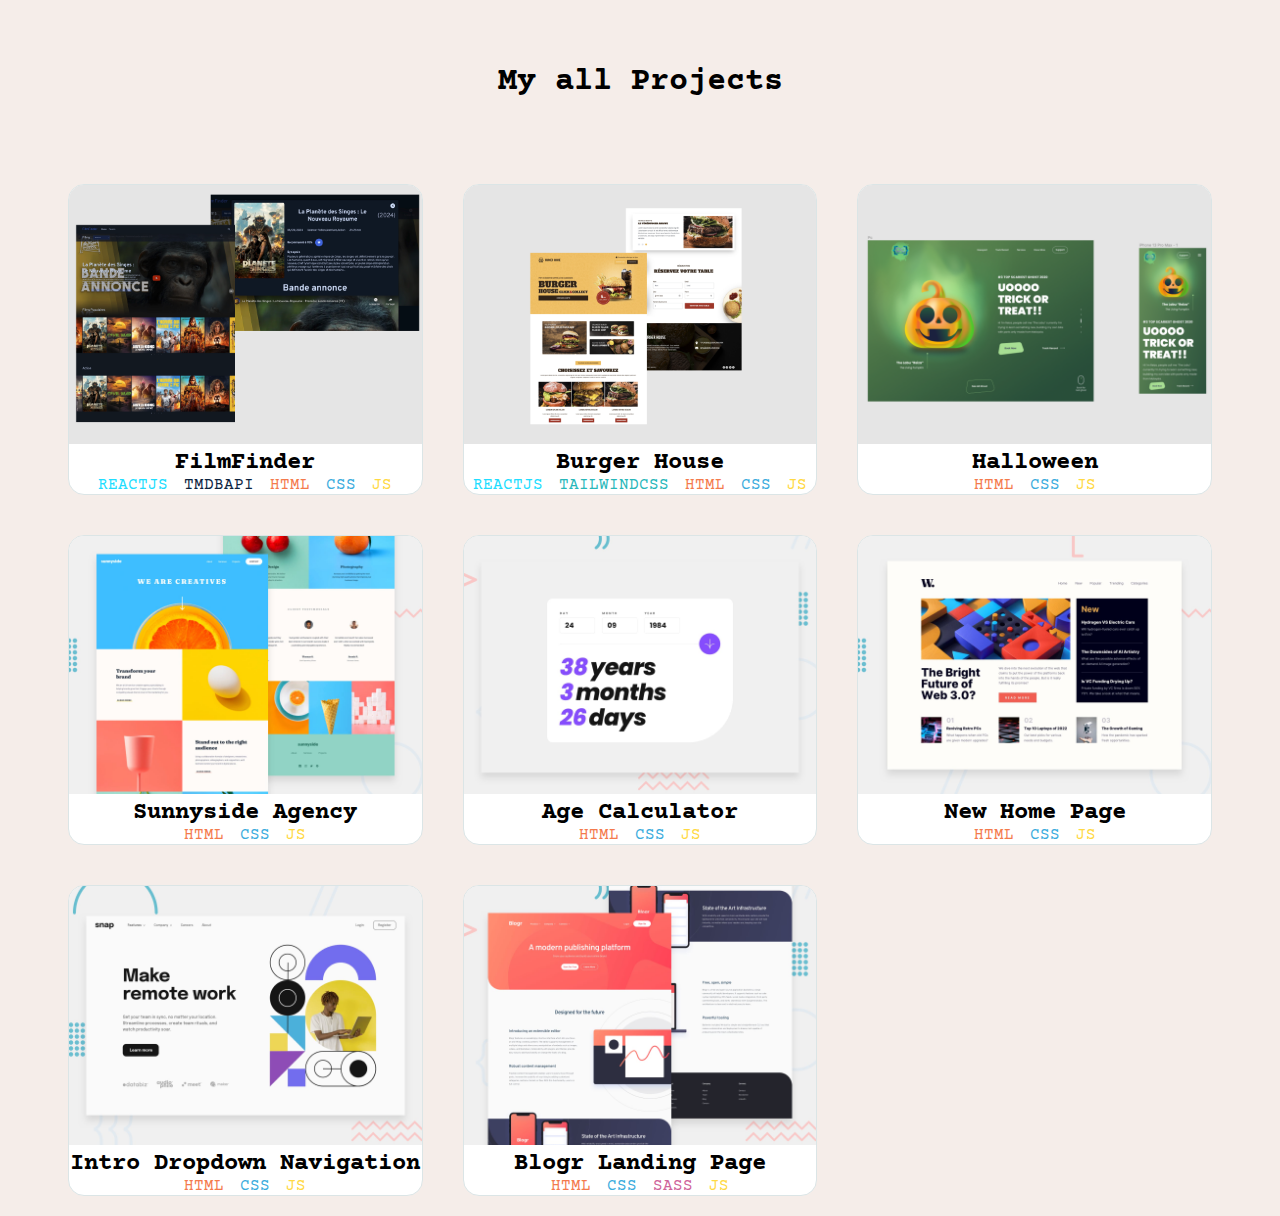
<file: index.html>
<!DOCTYPE html>
<html lang="en-fr">
	<head>
		<meta charset="UTF-8" />
		<meta name="viewport" content="width=device-width, initial-scale=1.0" />
		<!-- displays site properly based on user's device -->

		<link
			rel="icon"
			type="image/png"
			sizes="32x32"
			href="././images/favicon-32x32.png"
		/>

		<!-- Font Awesome -->

		<!-- Link  -->
		<link rel="stylesheet" href="style.css" />

		<!-- Titre -->
		<title>My all Project</title>
	</head>

	<body>
		<h1 class="title">My all Projects</h1>

		<ul class="projects-container">
			<!-- <li class="card-wrapper">
				<a class="image-wrapper" target="_blank" href="./Qr-Code/index.html">
					<img src="./Qr-Code/design/desktop-preview.jpg" alt="" />
				</a>
				<div class="content-wrapper">
					<h2 class="title-wrapper">Qr Code</h2>
					<div class="categorie-wrapper">
						<ul class="categorie">
							<li class="html">HTML</li>
							<li class="css">CSS</li>
						</ul>
					</div>
				</div>
			</li> -->

			<!-- <li class="card-wrapper">
				<a
					class="image-wrapper"
					target="_blank"
					href="./Result-Summary/index.html"
				>
					<img src="./Result-Summary/design/desktop-preview.jpg" alt="" />
				</a>
				<div class="content-wrapper">
					<h2 class="title-wrapper">Result Summary</h2>
					<div class="categorie-wrapper">
						<ul class="categorie">
							<li class="html">HTML</li>
							<li class="css">CSS</li>
						</ul>
					</div>
				</div>
			</li> -->

			<li class="card-wrapper">
				<a class="image-wrapper" target="_blank" href="./Halloween/index.html">
					<img src="./Halloween/assets/screen/deskop-preview.png" alt="" />
				</a>
				<div class="content-wrapper">
					<h2 class="title-wrapper">Halloween</h2>
					<div class="categorie-wrapper">
						<ul class="categorie">
							<li class="html">HTML</li>
							<li class="css">CSS</li>
							<li class="js">JS</li>
						</ul>
					</div>
				</div>
			</li>

			<!-- <li class="card-wrapper">
				<a class="image-wrapper" target="_blank" href="./Food-Stall/index.html">
					<img src="./Food-Stall/assets/screen/deskop-preview.png" alt="" />
				</a>
				<div class="content-wrapper">
					<h2 class="title-wrapper">Food Stall</h2>
					<div class="categorie-wrapper">
						<ul class="categorie">
							<li class="html">HTML</li>
							<li class="css">CSS</li>
							<li class="js">JS</li>
						</ul>
					</div>
				</div>
			</li> -->

			<li class="card-wrapper">
				<a
					class="image-wrapper"
					target="_blank"
					href="./Sunnyside-Agency/index.html"
				>
					<img src="./Sunnyside-Agency/design/desktop-preview.jpg" alt="" />
				</a>
				<div class="content-wrapper">
					<h2 class="title-wrapper">Sunnyside Agency</h2>
					<div class="categorie-wrapper">
						<ul class="categorie">
							<li class="html">HTML</li>
							<li class="css">CSS</li>
							<li class="js">JS</li>
						</ul>
					</div>
				</div>
			</li>

			<li class="card-wrapper">
				<a
					class="image-wrapper"
					target="_blank"
					href="./Age-Calculator/index.html"
				>
					<img src="./Age-Calculator/design/desktop-preview.jpg" alt="" />
				</a>
				<div class="content-wrapper">
					<h2 class="title-wrapper">Age Calculator</h2>
					<div class="categorie-wrapper">
						<ul class="categorie">
							<li class="html">HTML</li>
							<li class="css">CSS</li>
							<li class="js">JS</li>
						</ul>
					</div>
				</div>
			</li>

			<li class="card-wrapper">
				<a
					class="image-wrapper"
					target="_blank"
					href="./New-HomePage/index.html"
				>
					<img src="./New-HomePage/design/desktop-preview.jpg" alt="" />
				</a>
				<div class="content-wrapper">
					<h2 class="title-wrapper">New Home Page</h2>
					<div class="categorie-wrapper">
						<ul class="categorie">
							<li class="html">HTML</li>
							<li class="css">CSS</li>
							<li class="js">JS</li>
						</ul>
					</div>
				</div>
			</li>

			<li class="card-wrapper">
				<a
					class="image-wrapper"
					target="_blank"
					href="./intro-dropdown-navigation/index.html"
				>
					<img
						src="./intro-dropdown-navigation/design/desktop-preview.jpg"
						alt=""
					/>
				</a>
				<div class="content-wrapper">
					<h2 class="title-wrapper">Intro Dropdown Navigation</h2>
					<div class="categorie-wrapper">
						<ul class="categorie">
							<li class="html">HTML</li>
							<li class="css">CSS</li>
							<li class="js">JS</li>
						</ul>
					</div>
				</div>
			</li>

			<li class="card-wrapper">
				<a
					class="image-wrapper"
					target="_blank"
					href="./blogr-landing-page-main/index.html"
				>
					<img
						src="./blogr-landing-page-main/assets/design/desktop-preview.jpg"
						alt=""
					/>
				</a>
				<div class="content-wrapper">
					<h2 class="title-wrapper">Blogr Landing Page</h2>
					<div class="categorie-wrapper">
						<ul class="categorie">
							<li class="html">HTML</li>
							<li class="css">CSS</li>
							<li class="sass">SASS</li>
							<li class="js">JS</li>
						</ul>
					</div>
				</div>
			</li>

			<li class="second card-wrapper">
				<a
					class="image-wrapper"
					target="_blank"
					href="https://burger-house-zeta.vercel.app/"
				>
					<img src="./Burger-house/Preview-Deskop.png" alt="" />
				</a>
				<div class="content-wrapper">
					<h2 class="title-wrapper">Burger House</h2>
					<div class="categorie-wrapper">
						<ul class="categorie">
							<li class="react">REACTJS</li>
							<li class="tailwindcss">TAILWINDCSS</li>
							<li class="html">HTML</li>
							<li class="css">CSS</li>
							<li class="js">JS</li>
						</ul>
					</div>
				</div>
			</li>

			<li class="card-wrapper first">
				<a
					class="image-wrapper"
					target="_blank"
					href="https://film-finder-roan.vercel.app/"
				>
					<img src="./FilmFinder/Deskop-Preview.png" alt="" />
				</a>
				<div class="content-wrapper">
					<h2 class="title-wrapper">FilmFinder</h2>
					<div class="categorie-wrapper">
						<ul class="categorie">
							<li class="react">REACTJS</li>
							<li class="api">TMDBAPI</li>
							<li class="html">HTML</li>
							<li class="css">CSS</li>
							<li class="js">JS</li>
						</ul>
					</div>
				</div>
			</li>
		</ul>
	</body>
</html>
</file>
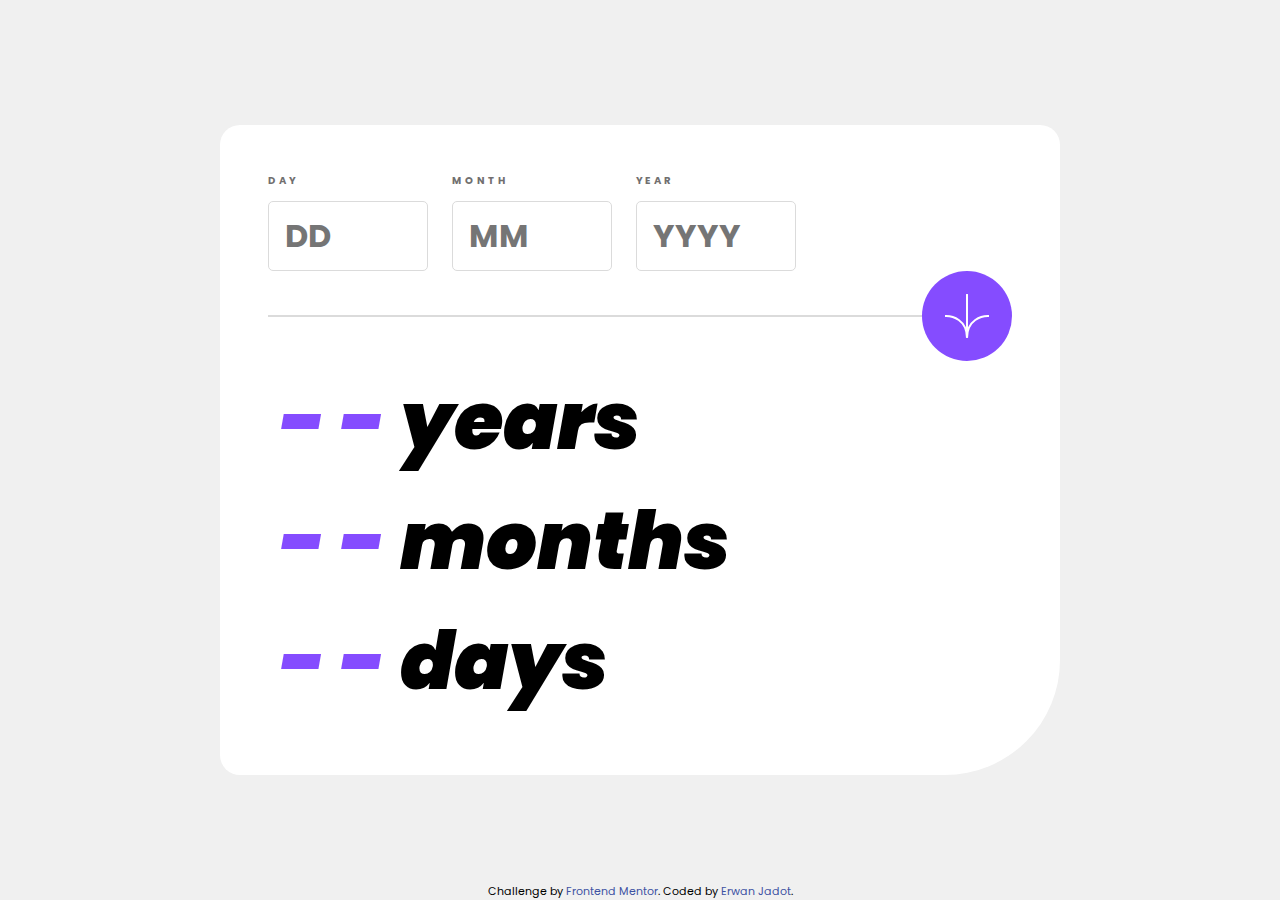
<file: Age-Calculator/index.html>
<!DOCTYPE html>
<html lang="en-fr">

<head>
  <meta charset="UTF-8">
  <meta name="viewport" content="width=device-width, initial-scale=1.0">
  <!-- displays site properly based on user's device -->

  <link rel="icon" type="image/png" sizes="32x32" href="./assets/images/favicon-32x32.png">


  <!--=============== Link  css ===============-->
  <link rel="stylesheet" href="./style.css" />

  <script src="./scripts.js" defer></script>

  <title>Frontend Mentor | Age calculator app</title>

  <!-- Feel free to remove these styles or customise in your own stylesheet 👍 -->
  <style>
    .attribution {
      font-size: 11px;
      text-align: center;
      position: absolute;
      bottom: 0;
    }

    .attribution a {
      color: hsl(228, 45%, 44%);
    }
  </style>
</head>

<body>
  <div class="container">
    <div class="input-container">
      <div class="day">
        <label for="birth-date" id="label-date">Day</label>
        <input type="text" id="birth-date" class="form__field" placeholder="DD" maxlength="2">
        <p id="error-date" class="error-message"></p>
      </div>
      <div class="month">
        <label for="birth-month" id="label-month">Month</label>
        <input id="birth-month" class="form__field" placeholder="MM" maxlength="2">
        <p id="error-month" class="error-message"></p>
      </div>
      <div class="year">
        <label for="birth-year" id="label-year">Year</label>
        <input id="birth-year" class="form__field" placeholder="YYYY" maxlength="4">
        <p id="error-year" class="error-message"></p>
      </div>
    </div>

    <div class="middle">
      <div class="line"></div>
      <button onclick="validateInputs()" class="btn">
        <img src="./assets/images/icon-arrow.svg" alt="">
      </button>
    </div>

    <div class="result-container">
      <div class="years">
        <span id="resultatAnne">- -</span>
        years
      </div>
      <div class="months">
        <span id="resultatMois">- -</span>
        months
      </div>
      <div class="days">
        <span id="resultatJours">- -</span>
        days
      </div>
    </div>

  </div>

  <div class="attribution">
    Challenge by <a href="https://www.frontendmentor.io?ref=challenge" target="_blank">Frontend Mentor</a>.
    Coded by <a href="#">Erwan Jadot</a>.
  </div>

</body>

</html>
</file>
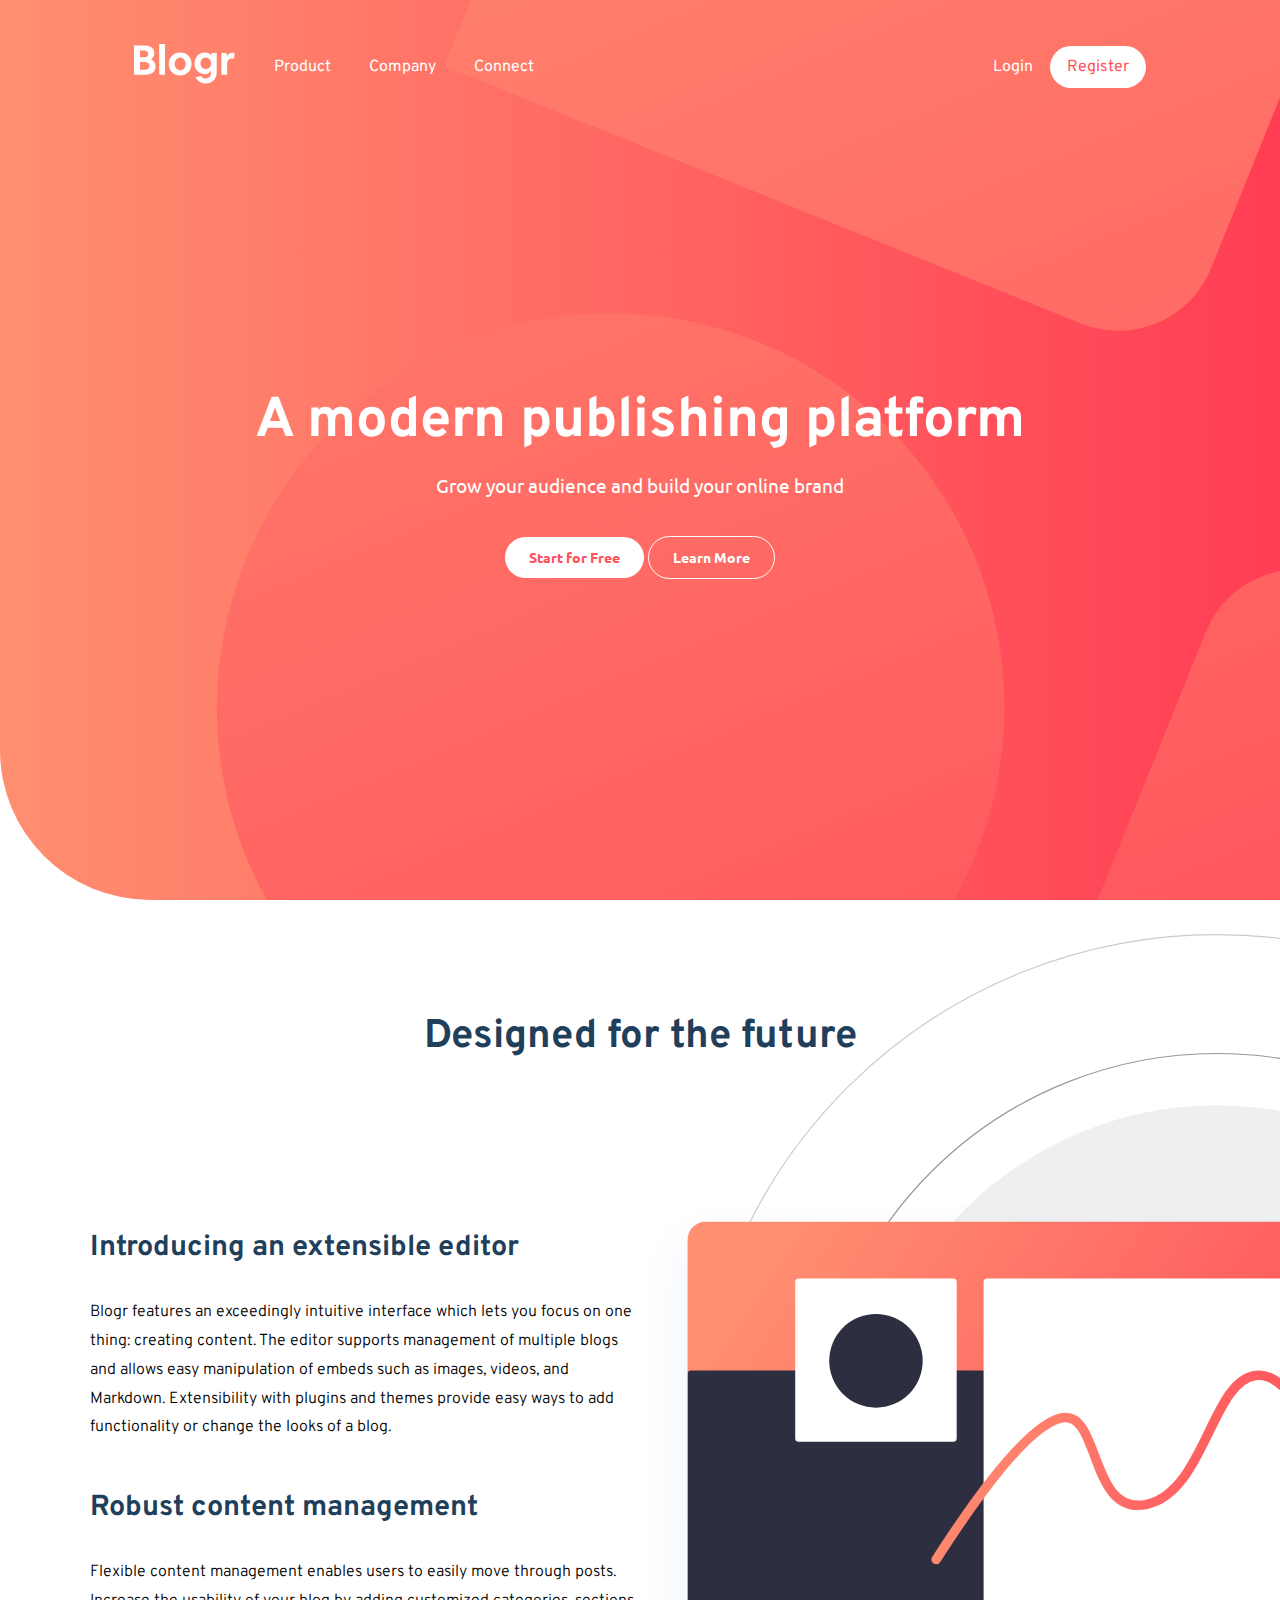
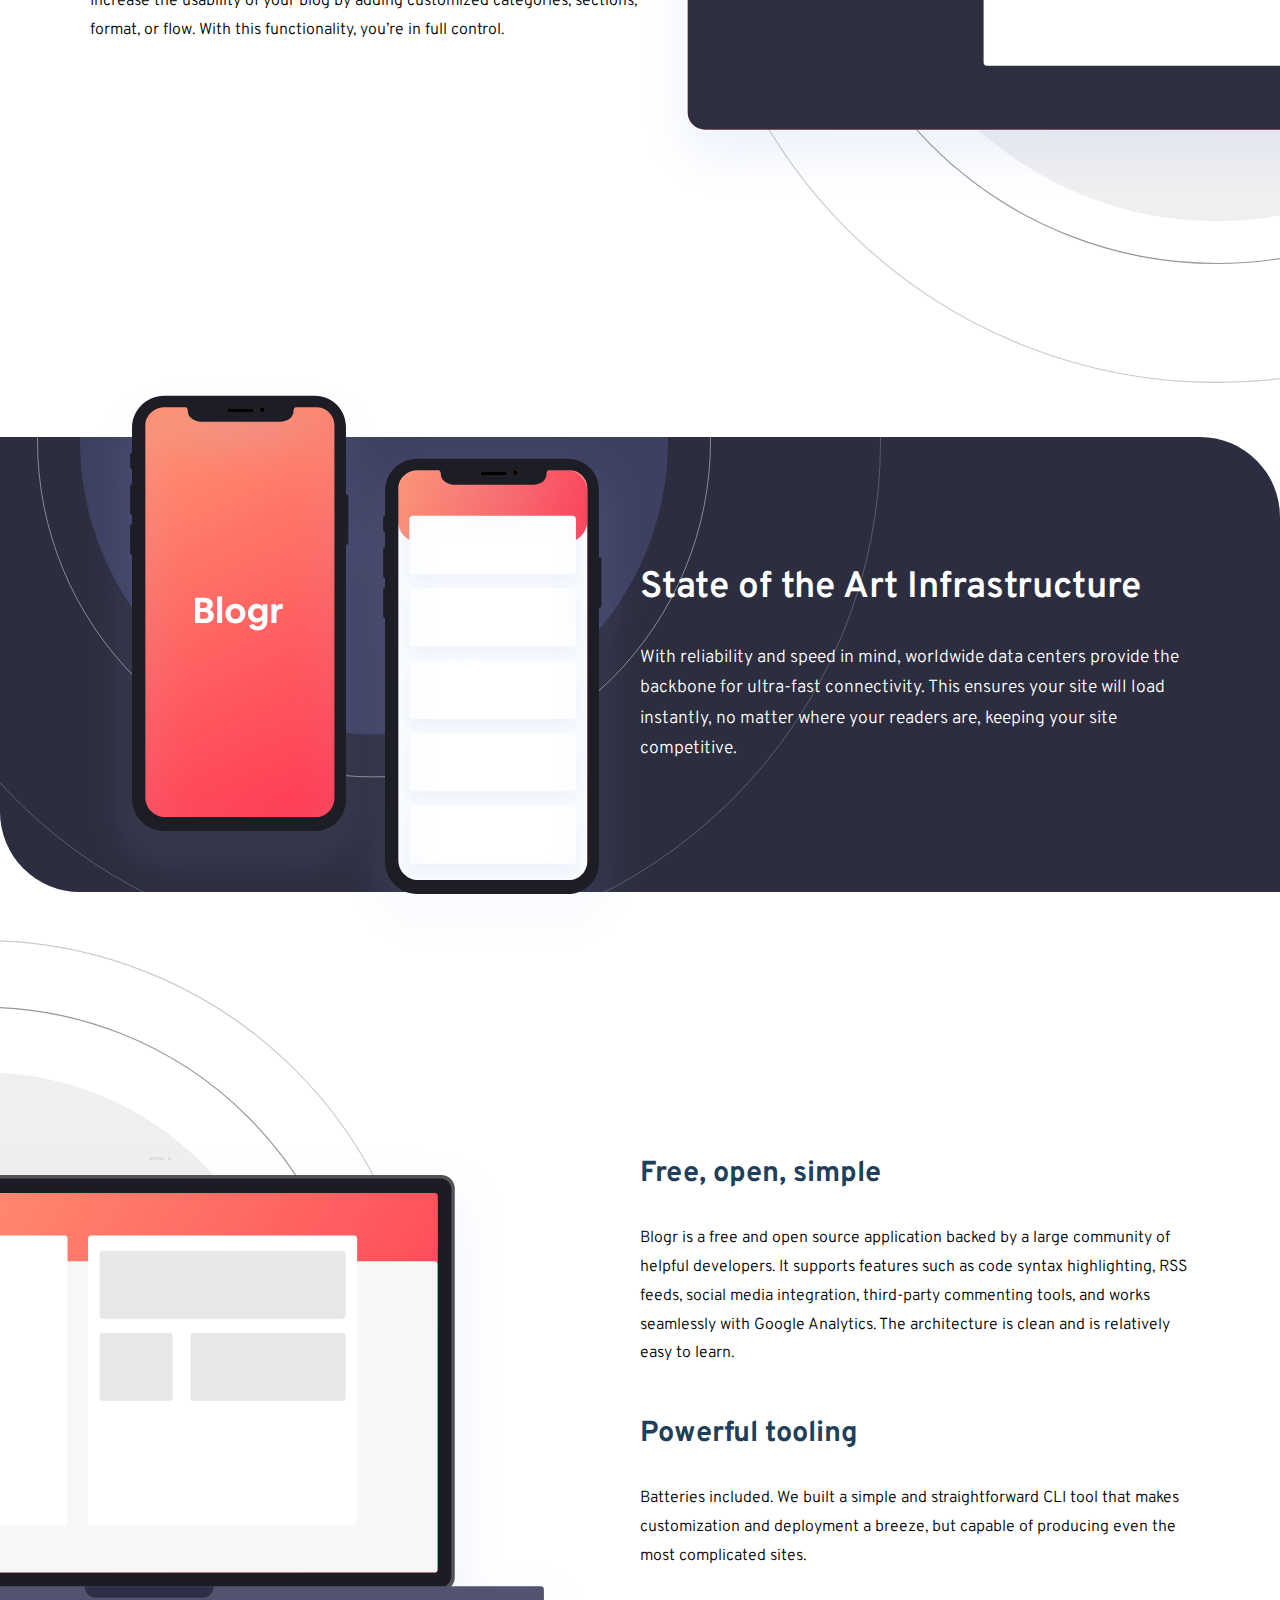
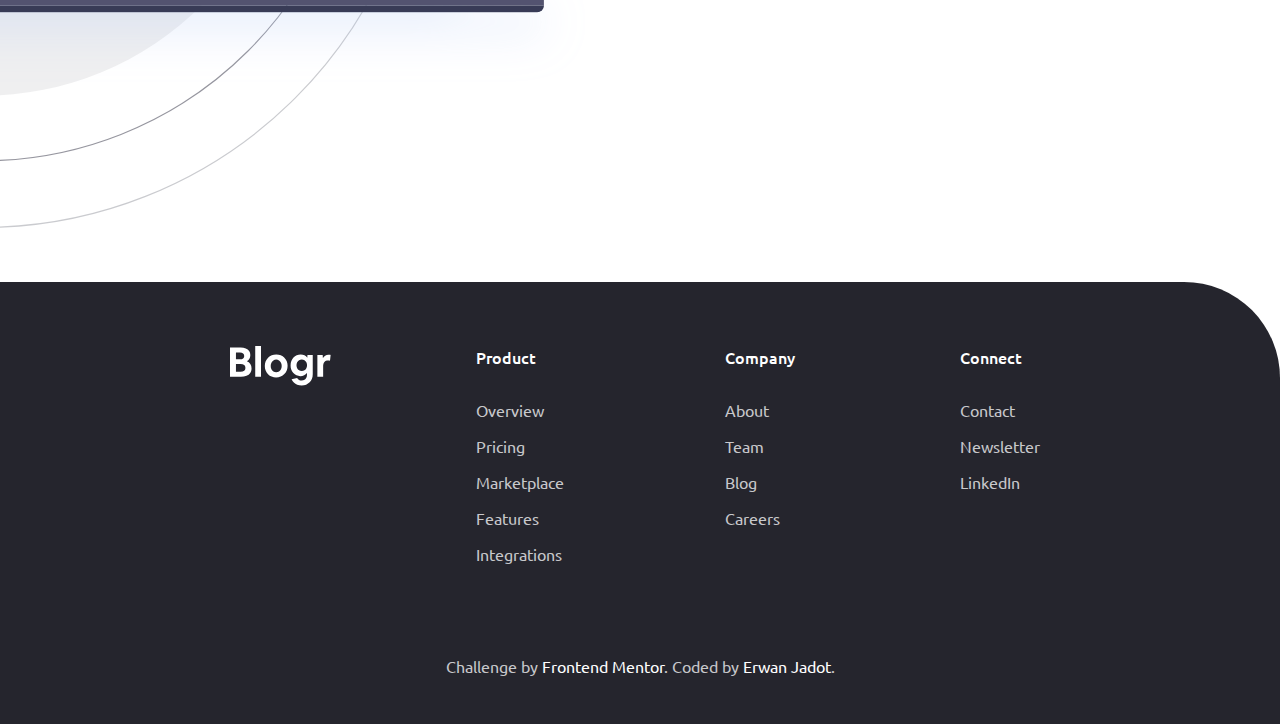
<file: blogr-landing-page-main/index.html>
<!DOCTYPE html>
<html lang="en">
	<head>
		<meta charset="UTF-8" />
		<meta name="viewport" content="width=device-width, initial-scale=1.0" />
		<!-- displays site properly based on user's device -->

		<link
			rel="icon"
			type="image/png"
			sizes="32x32"
			href="./images/favicon-32x32.png"
		/>

		<title>Frontend Mentor | [Blogr]</title>

		<!--=============== Link pour le css ===============-->
		<link rel="stylesheet" href="./assets/styles/index.css" />

		<!--=============== Link pour le JS ===============-->
		<script src="./index.js" defer></script>
	</head>
	<body>
		<header class="header">
			<nav class="navbar">
				<!-- Logo -->
				<a href="./index.html">
					<img src="./assets/images/logo.svg" alt="Blogr logo"
				/></a>

				<!-- NavBar -->
				<div class="nav-links" id="navLinks">
					<!-- ToogleBtn -->
					<i id="btn-close">
						<img src="./assets/images/icon-close.svg" alt="icons close" />
					</i>
					<ul>
						<li>Product</li>
						<li>Company</li>
						<li>Connect</li>
					</ul>
					<ul class="btn-conexion">
						<li><a href="#">Login</a></li>
						<li><a href="#">Register</a></li>
					</ul>
				</div>
				<!-- ToogleBtn -->
				<i id="btn-open">
					<img src="./assets/images/icon-hamburger.svg" alt="icon-hamburger" />
				</i>
			</nav>

			<div class="header-text">
				<h1>A modern publishing platform</h1>
				<h2>Grow your audience and build your online brand</h2>
				<div>
					<a class="start">Start for Free</a>
					<a class="learn">Learn More</a>
				</div>
			</div>
		</header>

		<main>
			<section class="designed">
				<h2>Designed for the future</h2>
				<div class="designed-content">
					<div class="texte">
						<div class="intro">
							<h3>Introducing an extensible editor</h3>
							<p>
								Blogr features an exceedingly intuitive interface which lets you
								focus on one thing: creating content. The editor supports
								management of multiple blogs and allows easy manipulation of
								embeds such as images, videos, and Markdown. Extensibility with
								plugins and themes provide easy ways to add functionality or
								change the looks of a blog.
							</p>
						</div>
						<div class="robust">
							<h3>Robust content management</h3>
							<p>
								Flexible content management enables users to easily move through
								posts. Increase the usability of your blog by adding customized
								categories, sections, format, or flow. With this functionality,
								you’re in full control.
							</p>
						</div>
					</div>
					<div class="images">
						<img
							src="./assets/images/illustration-editor-desktop.svg"
							alt="editor illustration"
							class="desktop-editor"
						/>
						<img
							src="./assets/images/illustration-editor-mobile.svg"
							alt="editor illustration"
							class="mobile-editor"
						/>
					</div>
				</div>
			</section>

			<section class="service">
				<div class="servive-container">
					<div class="images">
						<img
							src="./assets/images/illustration-phones.svg"
							alt="editor illustration"
							class="phone-img"
						/>
					</div>
					<div class="texte">
						<h4>State of the Art Infrastructure</h4>
						<p>
							With reliability and speed in mind, worldwide data centers provide
							the backbone for ultra-fast connectivity. This ensures your site
							will load instantly, no matter where your readers are, keeping
							your site competitive.
						</p>
					</div>
				</div>
			</section>

			<section class="features">
				<div class="features-content">
					<div class="images">
						<img
							src="./assets/images/illustration-laptop-desktop.svg"
							alt="editor illustration"
							class="desktop-editor"
						/>
						<img
							src="./assets/images/illustration-laptop-mobile.svg"
							alt="editor illustration"
							class="mobile-editor"
						/>
					</div>
					<div class="texte">
						<div class="freeOpenSimple">
							<h5>Free, open, simple</h5>
							<p>
								Blogr is a free and open source application backed by a large
								community of helpful developers. It supports features such as
								code syntax highlighting, RSS feeds, social media integration,
								third-party commenting tools, and works seamlessly with Google
								Analytics. The architecture is clean and is relatively easy to
								learn.
							</p>
						</div>
						<div class="powerful">
							<h5>Powerful tooling</h5>
							<p>
								Batteries included. We built a simple and straightforward CLI
								tool that makes customization and deployment a breeze, but
								capable of producing even the most complicated sites.
							</p>
						</div>
					</div>
				</div>
			</section>
		</main>

		<footer>
			<div class="footer-container">
				<div class="footer-box">
					<a href="#"
						><img src="./assets/images/logo.svg" alt="Blogr logo"
					/></a>
				</div>
				<div class="footer-box">
					<h6>Product</h6>
					<ul>
						<li><a href="#">Overview</a></li>
						<li><a href="#">Pricing</a></li>
						<li><a href="#">Marketplace</a></li>
						<li><a href="#">Features</a></li>
						<li><a href="#">Integrations</a></li>
					</ul>
				</div>
				<div class="footer-box">
					<h6>Company</h6>
					<ul>
						<li><a href="#">About</a></li>
						<li><a href="#">Team</a></li>
						<li><a href="#">Blog</a></li>
						<li><a href="#">Careers</a></li>
					</ul>
				</div>
				<div class="footer-box">
					<h6>Connect</h6>
					<ul>
						<li><a href="#">Contact</a></li>
						<li><a href="#">Newsletter</a></li>
						<li><a href="#">LinkedIn</a></li>
					</ul>
				</div>
			</div>

			<div class="attribution">
				Challenge by
				<a
					href="https://www.frontendmentor.io?ref=challenge"
					target="_blank"
					rel="noopener"
					>Frontend Mentor</a
				>. Coded by
				<a href="https://erwanjadot.vercel.app/" target="_blank" rel="noopener"
					>Erwan Jadot</a
				>.
			</div>
		</footer>
	</body>
</html>
</file>
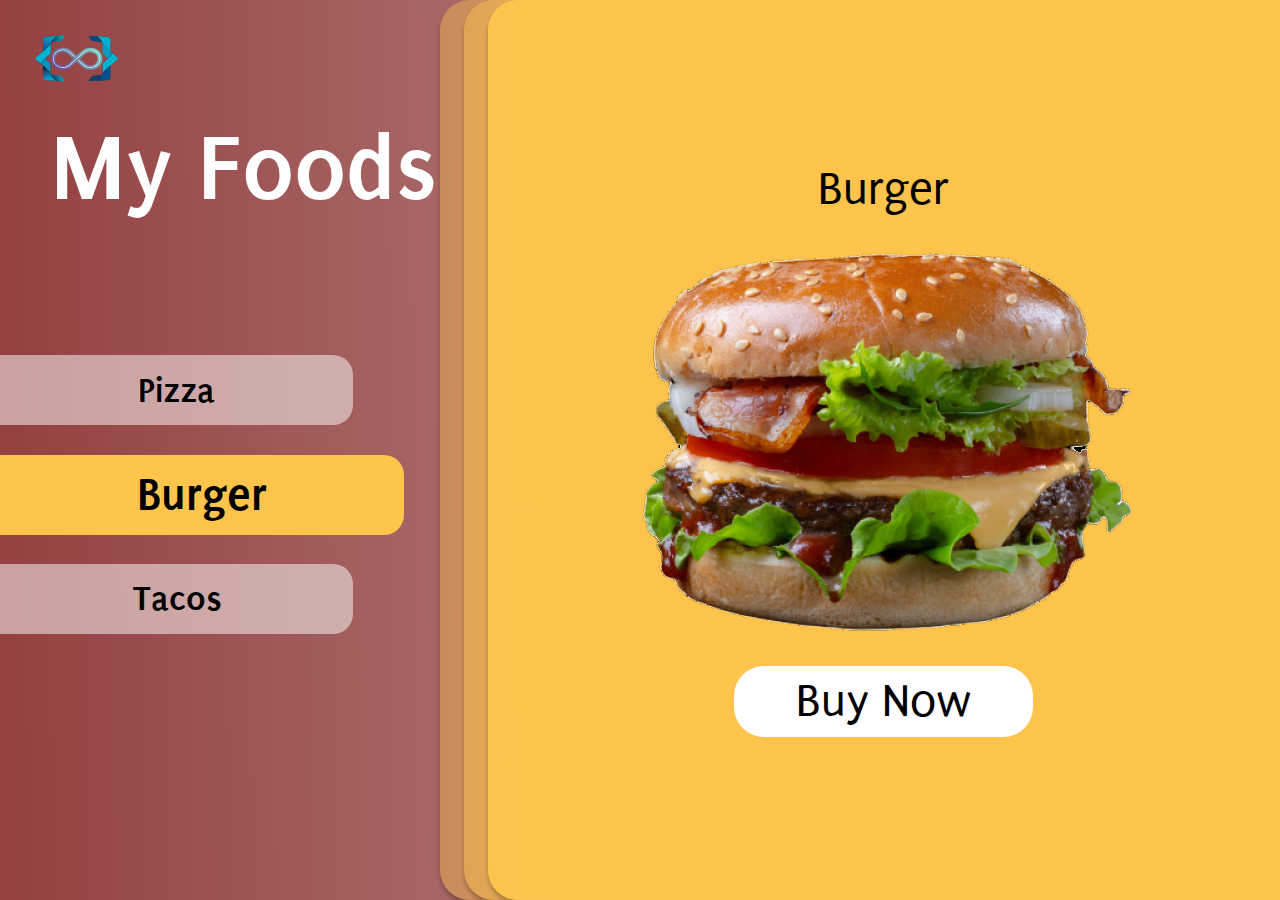
<file: Food-Stall/index.html>
<!DOCTYPE html>
<html lang="en">

<head>
    <meta charset="UTF-8">
    <meta http-equiv="X-UA-Compatible" content="IE=edge">
    <meta name="viewport" content="width=device-width, initial-scale=1.0">
    <meta name="author" content="k1pop">
    <link rel="shortcut icon" href="assets/icons/Layer 1.svg">
    <link rel="stylesheet" href="style.css">

    <title>Food Stall</title>
</head>

<body>
    <main>
        <section class="gauche">
            <div class="logo">
                <img src="./assets/icons/Layer 1.svg" alt="logo">
            </div>
            <div class="titre">
                <h1>My Foods</h1>
            </div>

            <div class="menu">
                <div class="pizza_menu">Pizza</div>
                <div class="burger_menu active">Burger</div>
                <div class="tacos_menu">Tacos</div>
            </div>
        </section>
        <section class="droite">
            <div class="superpose1"></div>
            <div class="superpose2"></div>
            <div class="superpose3">
                <div class="container pizza_container">
                    <h2>Pizza</h2>
                    <div class="img">
                        <img src="./assets/images/unsplash_w1iMfs6yxuo.png" alt="">
                    </div>
                    <a href="#">Buy Now</a>
                </div>
                <div class="container burger_container active">
                    <h2>Burger</h2>
                    <div class="img">
                        <img src="./assets/images/unsplash_E94j3rMcxlw.png" alt="">
                    </div>
                    <a href="#">Buy Now</a>
                </div>
                <div class="container tacos_container">
                    <h2>Tacos</h2>
                    <div class="img">
                        <img src="./assets/images/unsplash_vUXjMjismgM.png" alt="">
                    </div>
                    <a href="#">Buy Now</a>
                </div>
            </div>
        </section>
    </main>


    <!-- Your code goes here -->
    <script src="script.js"></script>
</body>

</html>
</file>
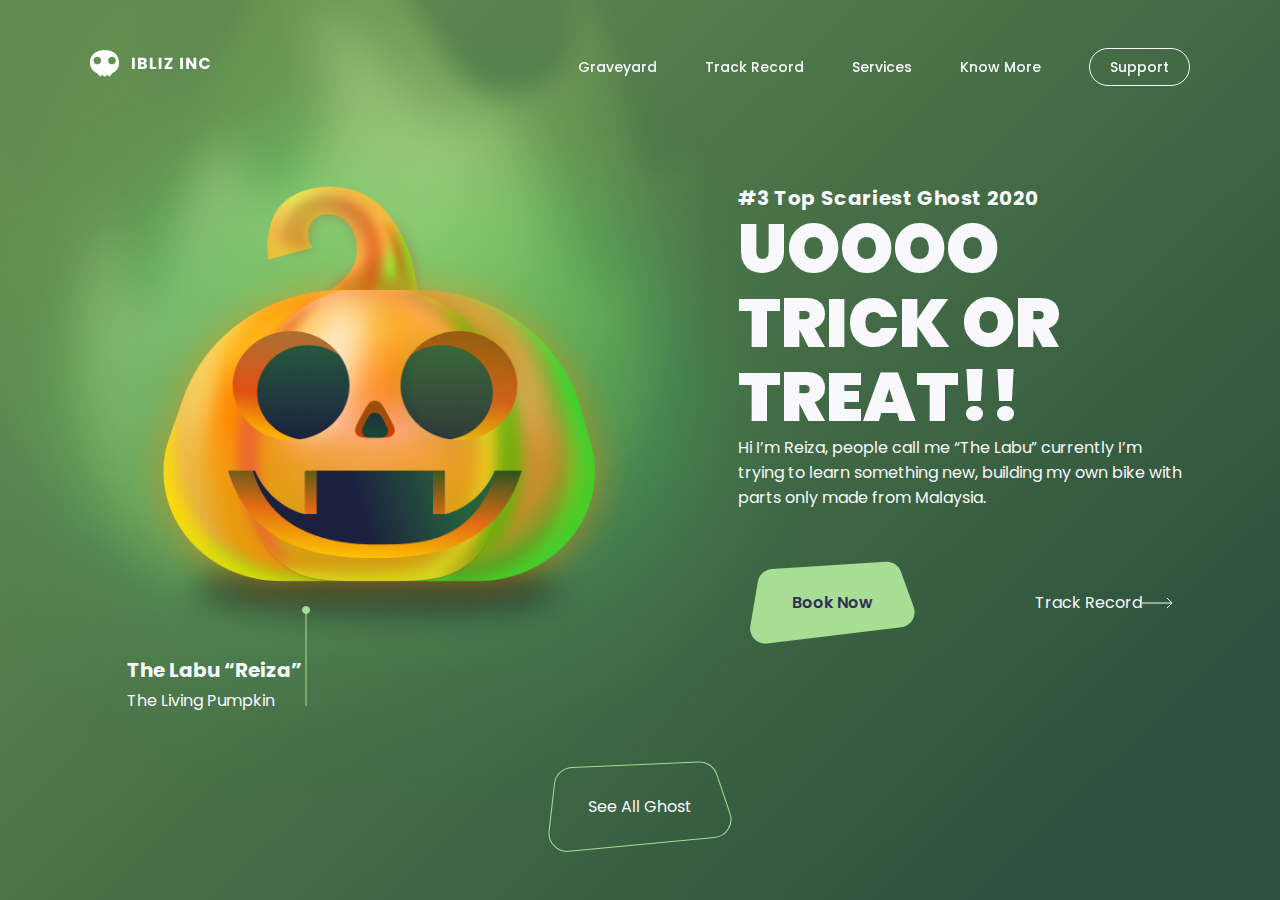
<file: Halloween/index.html>
<!DOCTYPE html>
<html lang="en-fr">

<head>

    <meta charset="UTF-8" />

    <meta name="viewport" content="width=device-width, initial-scale=1.0" />

    <!--=============== FAVICON ===============-->
    <link rel="shortcut icon" href="./assets/svg/logo.svg" type="image/x-icon">

    <!--=============== Titre ===============-->
    <title>Halloween Site</title>

    <!--=============== Link pour le css ===============-->
    <link rel="stylesheet" href="./assets/css/styles.css" />

    <!--=============== Link pour le JS ===============-->
    <script src="./assets/script.js" defer></script>

    <!-- font awesome -->
    <link rel="stylesheet" href="https://cdnjs.cloudflare.com/ajax/libs/font-awesome/6.4.2/css/all.min.css"
        integrity="sha512-z3gLpd7yknf1YoNbCzqRKc4qyor8gaKU1qmn+CShxbuBusANI9QpRohGBreCFkKxLhei6S9CQXFEbbKuqLg0DA=="
        crossorigin="anonymous" referrerpolicy="no-referrer" />

</head>

<body>





    <!--==================== HEADER ====================-->
    <header class="header">
        <a href="#" class="logo">
            <img src="assets/svg/logo.svg" alt="logo café">
        </a>
        <nav class="navbar">
            <a href="#">Graveyard</a>
            <a href="#">Track Record</a>
            <a href="#">Services</a>
            <a href="#">Know More</a>
            <a class="nav__link btn" href="">Support</a>
        </nav>
        <div class="icons">
            <div><a class="nav__link btn" href="">Support</a></div>
            <div class="fas fa-bars" id="menu-btn"></div>
        </div>
    </header>

    <!--==================== MAIN ====================-->
    <main class="main">
        <section class="home grid">
            <div class="left">
                <div class="div_img">
                    <img src="assets/img/citrouille.png" alt="photo citrouille">
                </div>
                <div class="infos">
                    <div class="info-text">
                        <span>The Labu “Reiza”</span>
                        <span>The Living Pumpkin</span>
                    </div>
                    <div class="info-pointer">
                        <img src="assets/svg/pointer.svg" alt="">
                    </div>
                </div>
            </div>
            <div class="right">
                <div class="bloc-text">
                    <span>#3 Top Scariest Ghost 2020</span>
                    <h1>UOOOO TRICK OR TREAT!!</h1>
                    <p>
                        Hi I’m Reiza, people call me “The Labu” currently I’m trying to learn something new,
                        building my
                        own
                        bike with parts only made from Malaysia.
                    </p>
                </div>
                <div class="bloc-btn">
                    <div class="btn-booknow"><a href="#">Book Now</a></div>
                    <div class="btn-trackrecord">
                        <a href="#">Track Record</a>
                        <img src="assets/svg/arrow.svg" alt="">
                    </div>
                </div>
            </div>
        </section>

        <section class="home_bottom">
            <div class="btn-allghost">
                <a href="#">See All Ghost</a>
            </div>
        </section>

    </main>

    <!--==================== FOOTER ====================-->
    <footer></footer>
</body>

</html>
</file>
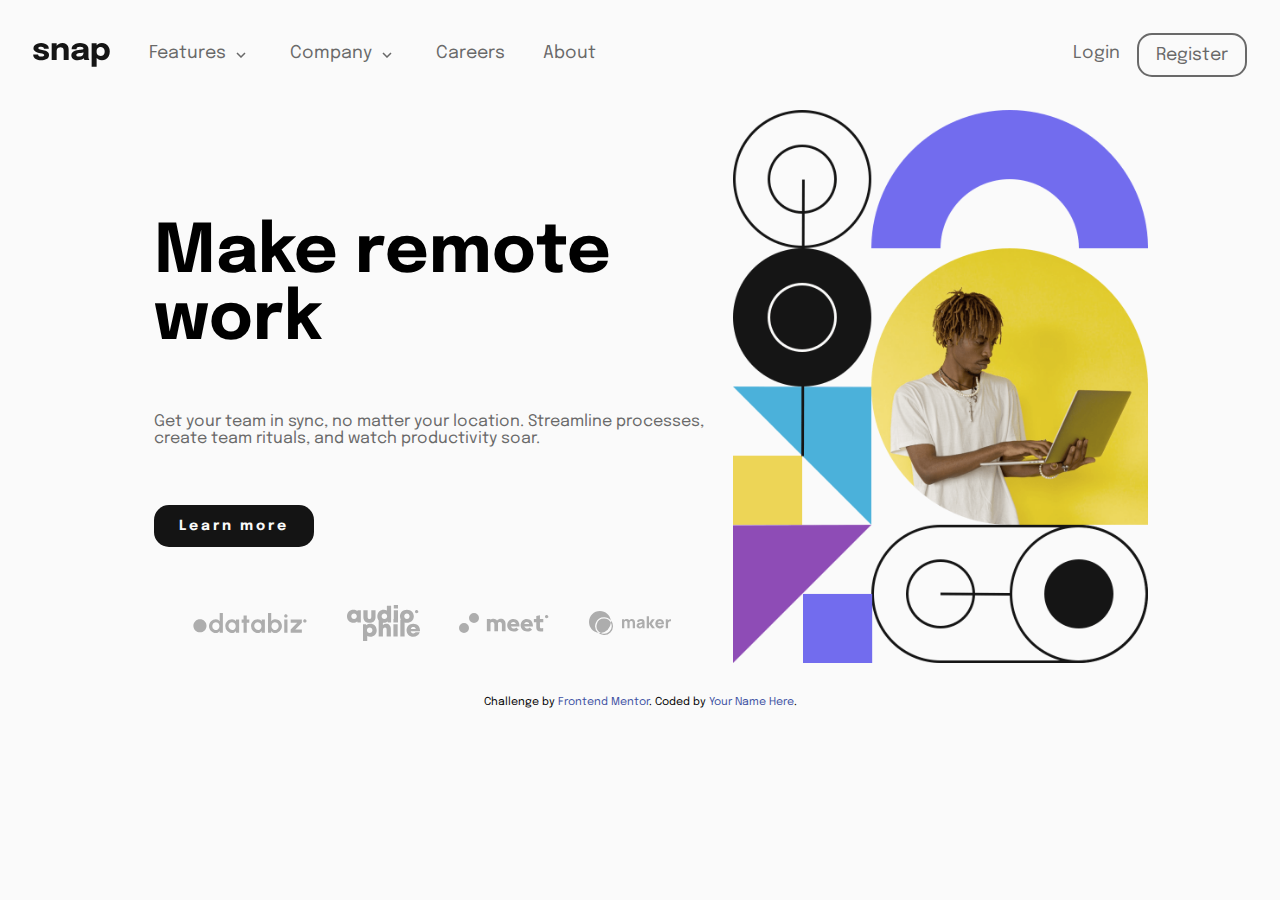
<file: intro-dropdown-navigation/index.html>
<!DOCTYPE html>
<html lang="en">
	<head>
		<meta charset="UTF-8" />
		<meta name="viewport" content="width=device-width, initial-scale=1.0" />
		<!-- displays site properly based on user's device -->

		<!--=============== FAVICON ===============-->
		<link
			rel="icon"
			type="image/png"
			sizes="32x32"
			href="./images/favicon-32x32.png"
		/>

		<!--=============== Link pour le css ===============-->
		<link rel="stylesheet" href="./style.css" />

		<!--=============== Link pour le JS ===============-->
		<script src="./script.js" defer></script>

		<!--=============== Titre ===============-->
		<title>Frontend Mentor | Intro section with dropdown navigation</title>

		<!-- Feel free to remove these styles or customise in your own stylesheet 👍 -->
		<style>
			.attribution {
				font-size: 11px;
				text-align: center;
			}

			.attribution a {
				color: hsl(228, 45%, 44%);
			}
		</style>
	</head>

	<body>
		<header class="header">
			<nav class="navbar">
				<a href="./index.html"><img src="./images/logo.svg" alt="" /></a>
				<div class="nav-links" id="navLinks">
					<i onclick="hideMenu()"
						><img src="./images/icon-close-menu.svg" alt=""
					/></i>
					<ul>
						<li>
							<a href="#" class="dropdown-toggle">Features</a>
							<i class="arrow-icon"
								><img src="./images/icon-arrow-down.svg" alt="Arrow"
							/></i>
							<ul class="dropdown">
								<li>
									<a href="#">
										<i><img src="./images/icon-todo.svg" /></i>
										Todo List</a
									>
								</li>
								<li>
									<i><img src="./images/icon-calendar.svg" /></i>
									<a href="#">Calendar</a>
								</li>
								<li>
									<i><img src="./images/icon-reminders.svg" /></i>
									<a href="#">Reminders</a>
								</li>
								<li>
									<i><img src="./images/icon-planning.svg" /></i>
									<a href="#">Planning</a>
								</li>
							</ul>
						</li>
						<li>
							<a href="#" class="dropdown-toggle">Company</a>
							<i class="arrow-icon"
								><img src="./images/icon-arrow-down.svg" alt="Arrow"
							/></i>
							<ul class="dropdown">
								<li>
									<a href="#">History</a>
								</li>
								<li>
									<a href="#">Our Team</a>
								</li>
								<li>
									<a href="#">Blog</a>
								</li>
							</ul>
						</li>
						<li><a href="#">Careers</a></li>
						<li><a href="#">About</a></li>
					</ul>
					<ul class="btn-conexion">
						<li><a href="#">Login</a></li>
						<li>
							<a
								href="https://www.google.fr/?gfe_rd=cr&ei=jEXZU4OWOsTI8geTmoHQAQ&gws_rd=ssl"
								>Register</a
							>
						</li>
					</ul>
				</div>
				<i onclick="showMenu()"><img src="./images/icon-menu.svg" alt="" /></i>
			</nav>
		</header>

		<main class="main">
			<div class="container">
				<h1>Make remote work</h1>
				<p>
					Get your team in sync, no matter your location. Streamline processes,
					create team rituals, and watch productivity soar.
				</p>
				<a class="btn" href="">Learn more</a>
				<div class="client">
					<img src="./images/client-databiz.svg" alt="" />
					<img src="./images/client-audiophile.svg" alt="" />
					<img src="./images/client-meet.svg" alt="" />
					<img src="./images/client-maker.svg" alt="" />
				</div>
			</div>

			<picture class="picture">
				<source
					media="(max-width: 749px)"
					srcset="./images/image-hero-mobile.png"
				/>
				<source
					media="(min-width: 750px)"
					srcset="./images/image-hero-desktop.png"
				/>
				<img src="./assets/images/image-web-3-mobile.jpg" alt="Web 3 image" />
			</picture>
		</main>

		<footer>
			<div class="attribution">
				Challenge by
				<a href="https://www.frontendmentor.io?ref=challenge" target="_blank"
					>Frontend Mentor</a
				>. Coded by
				<a href="https://erwanjadot.vercel.app/" target="_blank"
					>Your Name Here</a
				>.
			</div>
		</footer>
	</body>
</html>
</file>
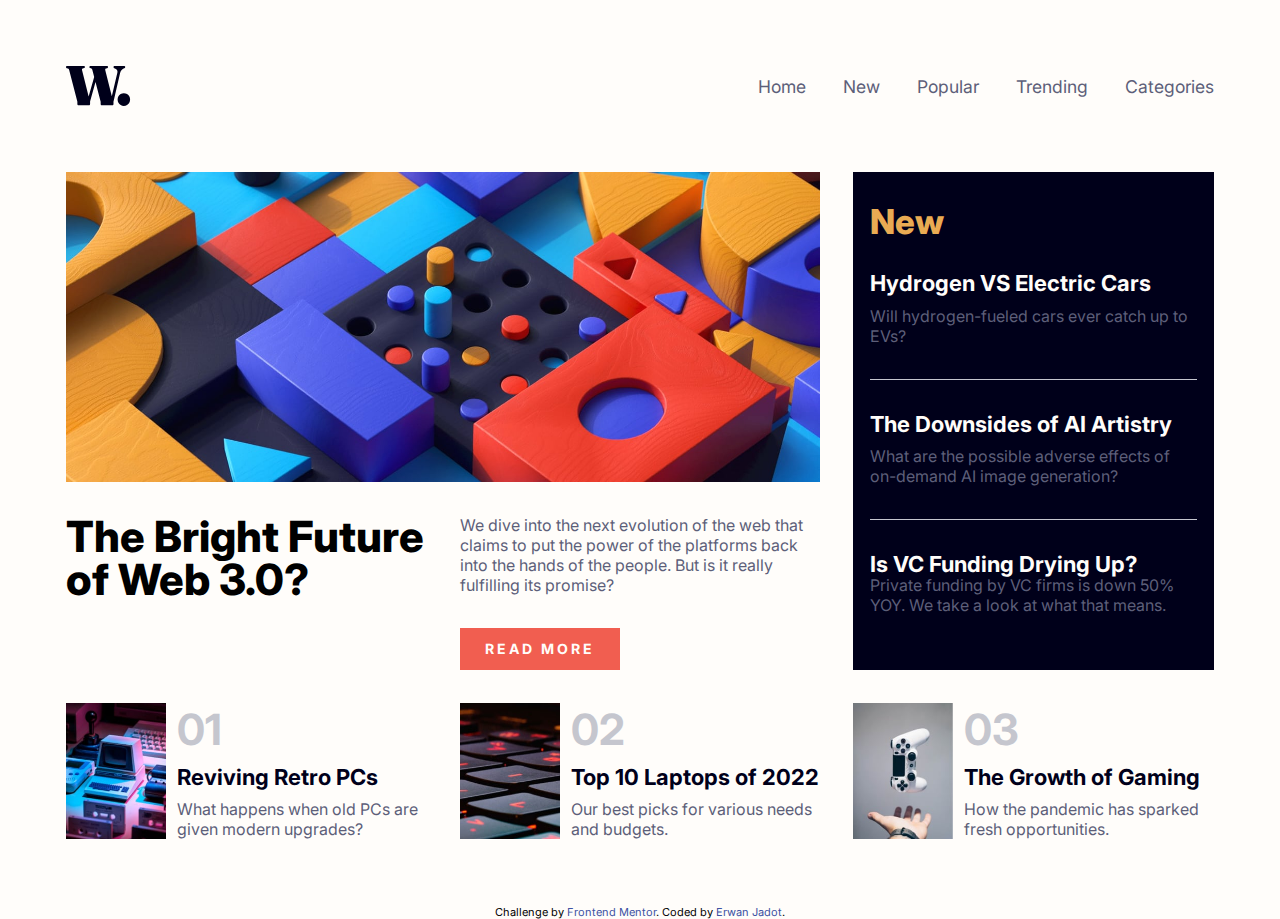
<file: New-HomePage/index.html>
<!DOCTYPE html>
<html lang="en">
	<head>
		<meta charset="UTF-8" />
		<meta name="viewport" content="width=device-width, initial-scale=1.0" />

		<!--=============== FAVICON ===============-->
		<link
			rel="icon"
			type="image/png"
			sizes="32x32"
			href="./assets/images/favicon-32x32.png"
		/>

		<!--=============== Link pour le css ===============-->
		<link rel="stylesheet" href="./style.css" />

		<!--=============== Titre ===============-->
		<title>Frontend Mentor | News homepage</title>

		<!-- Feel free to remove these styles or customise in your own stylesheet 👍 -->
		<style>
			.attribution {
				font-size: 11px;
				text-align: center;
			}

			.attribution a {
				color: hsl(228, 45%, 44%);
			}
		</style>
	</head>

	<body>
		<header class="header">
			<nav class="navbar">
				<a href="./index.html"><img src="./assets/images/logo.svg" alt="" /></a>
				<div class="nav-links" id="navLinks">
					<i onclick="hideMenu()"
						><img src="./assets/images/icon-menu-close.svg" alt=""
					/></i>
					<ul>
						<li><a href="#index">Home</a></li>
						<li><a href="#new">New</a></li>
						<li><a href="#popular">Popular</a></li>
						<li><a href="#trending">Trending</a></li>
						<li><a href="#categories">Categories</a></li>
					</ul>
				</div>
				<i onclick="showMenu()"
					><img src="./assets/images/icon-menu.svg" alt=""
				/></i>
			</nav>
			<aside aria-labelledby="new"></aside>
		</header>

		<main class="main">
			<picture class="picture">
				<source
					media="(max-width: 799px)"
					srcset="./assets/images/image-web-3-mobile.jpg"
				/>
				<source
					media="(min-width: 800px)"
					srcset="./assets/images/image-web-3-desktop.jpg"
				/>
				<img src="./assets/images/image-web-3-mobile.jpg" alt="Web 3 image" />
			</picture>

			<div class="web3-title">
				<h1>The Bright Future of Web 3.0?</h1>
			</div>

			<div class="web3-content stack-lg">
				<p>
					We dive into the next evolution of the web that claims to put the
					power of the platforms back into the hands of the people. But is it
					really fulfilling its promise?
				</p>
				<a href="#" class="btn">Read more</a>
			</div>

			<div class="new stack-lg">
				<h2 id="new">New</h2>

				<ul role="list" class="stack-xl">
					<li class="new-article stack-xs">
						<h3>
							<a href="#" class="hover-link">Hydrogen VS Electric Cars</a>
						</h3>
						<p>Will hydrogen-fueled cars ever catch up to EVs?</p>
					</li>
					<li class="new-article stack-xs">
						<h3>
							<a href="#" class="hover-link">The Downsides of AI Artistry</a>
						</h3>
						<p>
							What are the possible adverse effects of on-demand AI image
							generation?
						</p>
					</li>
					<li class="new-article c">
						<h3><a href="#" class="hover-link">Is VC Funding Drying Up?</a></h3>
						<p>
							Private funding by VC firms is down 50% YOY. We take a look at
							what that means.
						</p>
					</li>
				</ul>
			</div>

			<div class="card card-retro">
				<img src="./assets/images/image-retro-pcs.jpg" alt="" />
				<div class="stack-xs">
					<span>01</span>
					<a href="">
						<h3>Reviving Retro PCs</h3>
					</a>
					<p>What happens when old PCs are given modern upgrades?</p>
				</div>
			</div>

			<div class="card card-laptops">
				<img src="./assets/images/image-top-laptops.jpg" alt="" />
				<div class="stack-xs">
					<span>02</span>
					<a href="">
						<h3>Top 10 Laptops of 2022</h3>
					</a>
					<p>Our best picks for various needs and budgets.</p>
				</div>
			</div>

			<div class="card card-gaming">
				<img src="./assets/images/image-gaming-growth.jpg" alt="" />
				<div class="stack-xs">
					<span>03</span>
					<a href="">
						<h3>The Growth of Gaming</h3>
					</a>
					<p>How the pandemic has sparked fresh opportunities.</p>
				</div>
			</div>
		</main>

		<div class="attribution">
			Challenge by
			<a href="https://www.frontendmentor.io?ref=challenge" target="_blank"
				>Frontend Mentor</a
			>. Coded by
			<a href="https://erwanjadot.vercel.app/" target="_blank">Erwan Jadot</a>.
		</div>

		<!-- JavaScrip responsive ToogleMenu-->
		<script>
			const navLinks = document.getElementById('navLinks');
			const body = document.body;
			function showMenu() {
				navLinks.style.right = '0';
				navLinks.style.background = 'var(--Off-white)'; // Fond sombre avec une opacité de 0.5
				body.style.overflow = 'hidden'; // Empêche le défilement de la page lorsque le menu est ouvert
				body.style.background = 'rgba(0, 0, 0, 0.5)'; // Fond sombre avec une opacité de 0.5
			}
			function hideMenu() {
				navLinks.style.right = '-60%';
				navLinks.style.background = 'transparent';
				body.style.overflow = 'visible'; // Réactive le défilement lorsque le menu est fermé
				body.style.background = 'transparent'; // Fond transparent lorsque le menu est caché
			}
		</script>
	</body>
</html>
</file>
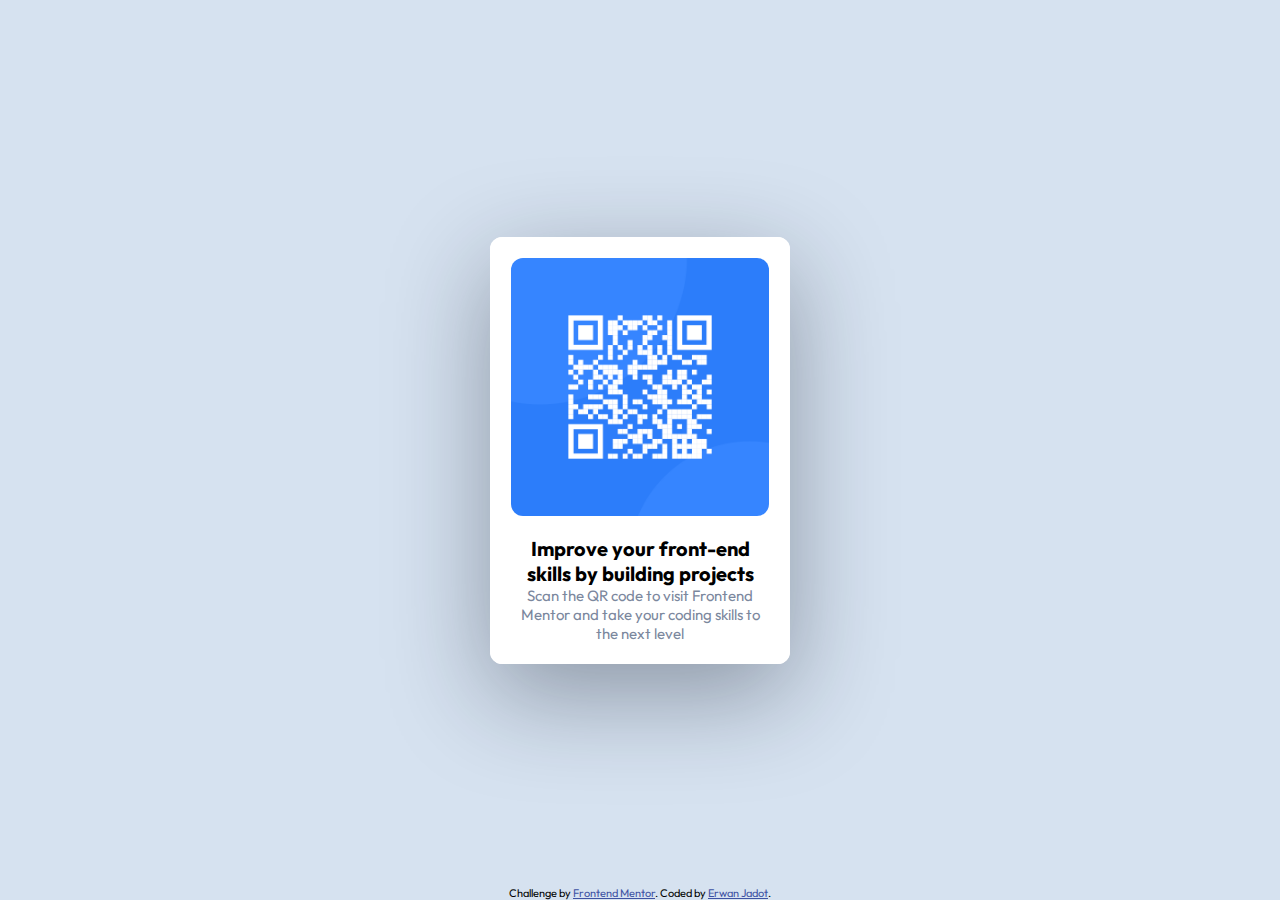
<file: Qr-Code/index.html>
<!DOCTYPE html>
<html lang="en">
	<head>
		<meta charset="UTF-8" />
		<meta name="viewport" content="width=device-width, initial-scale=1.0" />
		<!-- displays site properly based on user's device -->
		<link rel="stylesheet" href="style.css" />
		<link
			rel="icon"
			type="image/png"
			sizes="32x32"
			href="./images/favicon-32x32.png"
		/>

		<title>Frontend Mentor | QR code component</title>
	</head>

	<body>
		<main>
			<div class="container">
				<div class="card">
					<img src="images/image-qr-code.png" alt="" />
					<h1>Improve your front-end skills by building projects</h1>
					<p>
						Scan the QR code to visit Frontend Mentor and take your coding
						skills to the next level
					</p>
				</div>
			</div>
		</main>

		<footer>
			<div class="attribution">
				Challenge by
				<a href="https://www.frontendmentor.io?ref=challenge" target="_blank"
					>Frontend Mentor</a
				>. Coded by
				<a href="https://erwanjadot.vercel.app/" target="_blank">Erwan Jadot</a
				>.
			</div>
		</footer>
	</body>
</html>
</file>
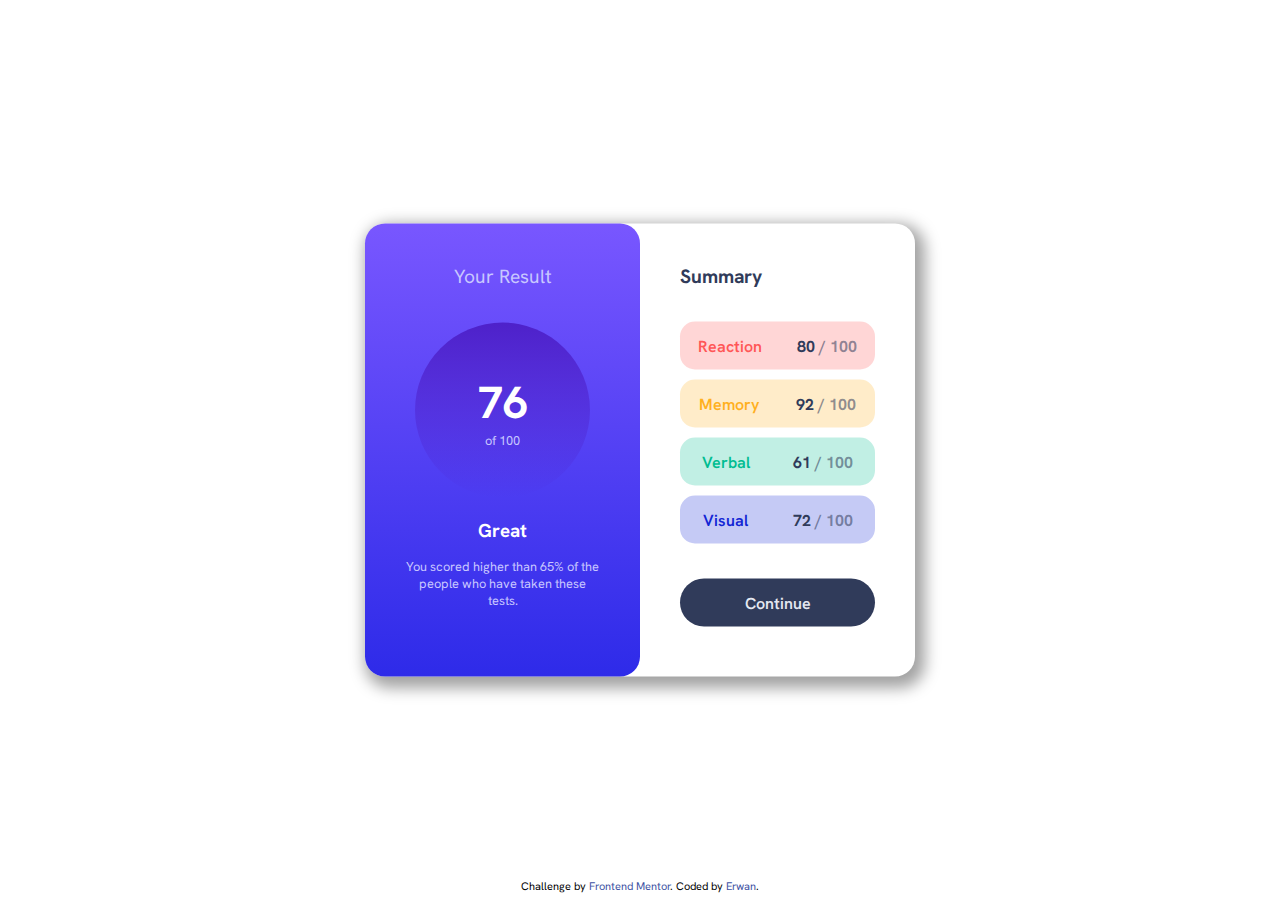
<file: Result-Summary/index.html>
<!DOCTYPE html>
<html lang="fr">
	<head>
		<meta charset="UTF-8" />
		<meta name="viewport" content="width=device-width, initial-scale=1.0" />
		<!-- displays site properly based on user's device -->

		<link
			rel="icon"
			type="image/png"
			sizes="32x32"
			href="./assets/images/favicon-32x32.png"
		/>

		<link rel="stylesheet" href="style.css" />
		<title>Frontend Mentor | Results summary component</title>
	</head>

	<body>
		<main class="main-card">
			<div class="card-result">
				<div class="title">Your Result</div>

				<div class="circle">
					<div class="score">
						<span>76</span>
						<br />of 100
					</div>
				</div>

				<h3>Great</h3>

				<div class="paragraphe">
					You scored higher than 65% of the people who have taken these tests.
				</div>
			</div>

			<div class="card-summary">
				<div class="title">Summary</div>

				<div class="reaction text">
					Reaction <span>80 <span id="grey">/ 100</span></span>
				</div>
				<div class="memory text">
					Memory <span>92 <span id="grey">/ 100</span></span>
				</div>
				<div class="verbal text">
					Verbal <span>61 <span id="grey">/ 100</span></span>
				</div>
				<div class="visual text">
					Visual <span>72 <span id="grey">/ 100</span></span>
				</div>
				<div class="button text">Continue</div>
			</div>
		</main>

		<footer>
			<div class="attribution">
				Challenge by
				<a href="https://www.frontendmentor.io?ref=challenge" target="_blank"
					>Frontend Mentor</a
				>. Coded by
				<a href="https://erwanjadot.vercel.app/" target="_blank">Erwan</a>.
			</div>
		</footer>
	</body>
</html>
</file>
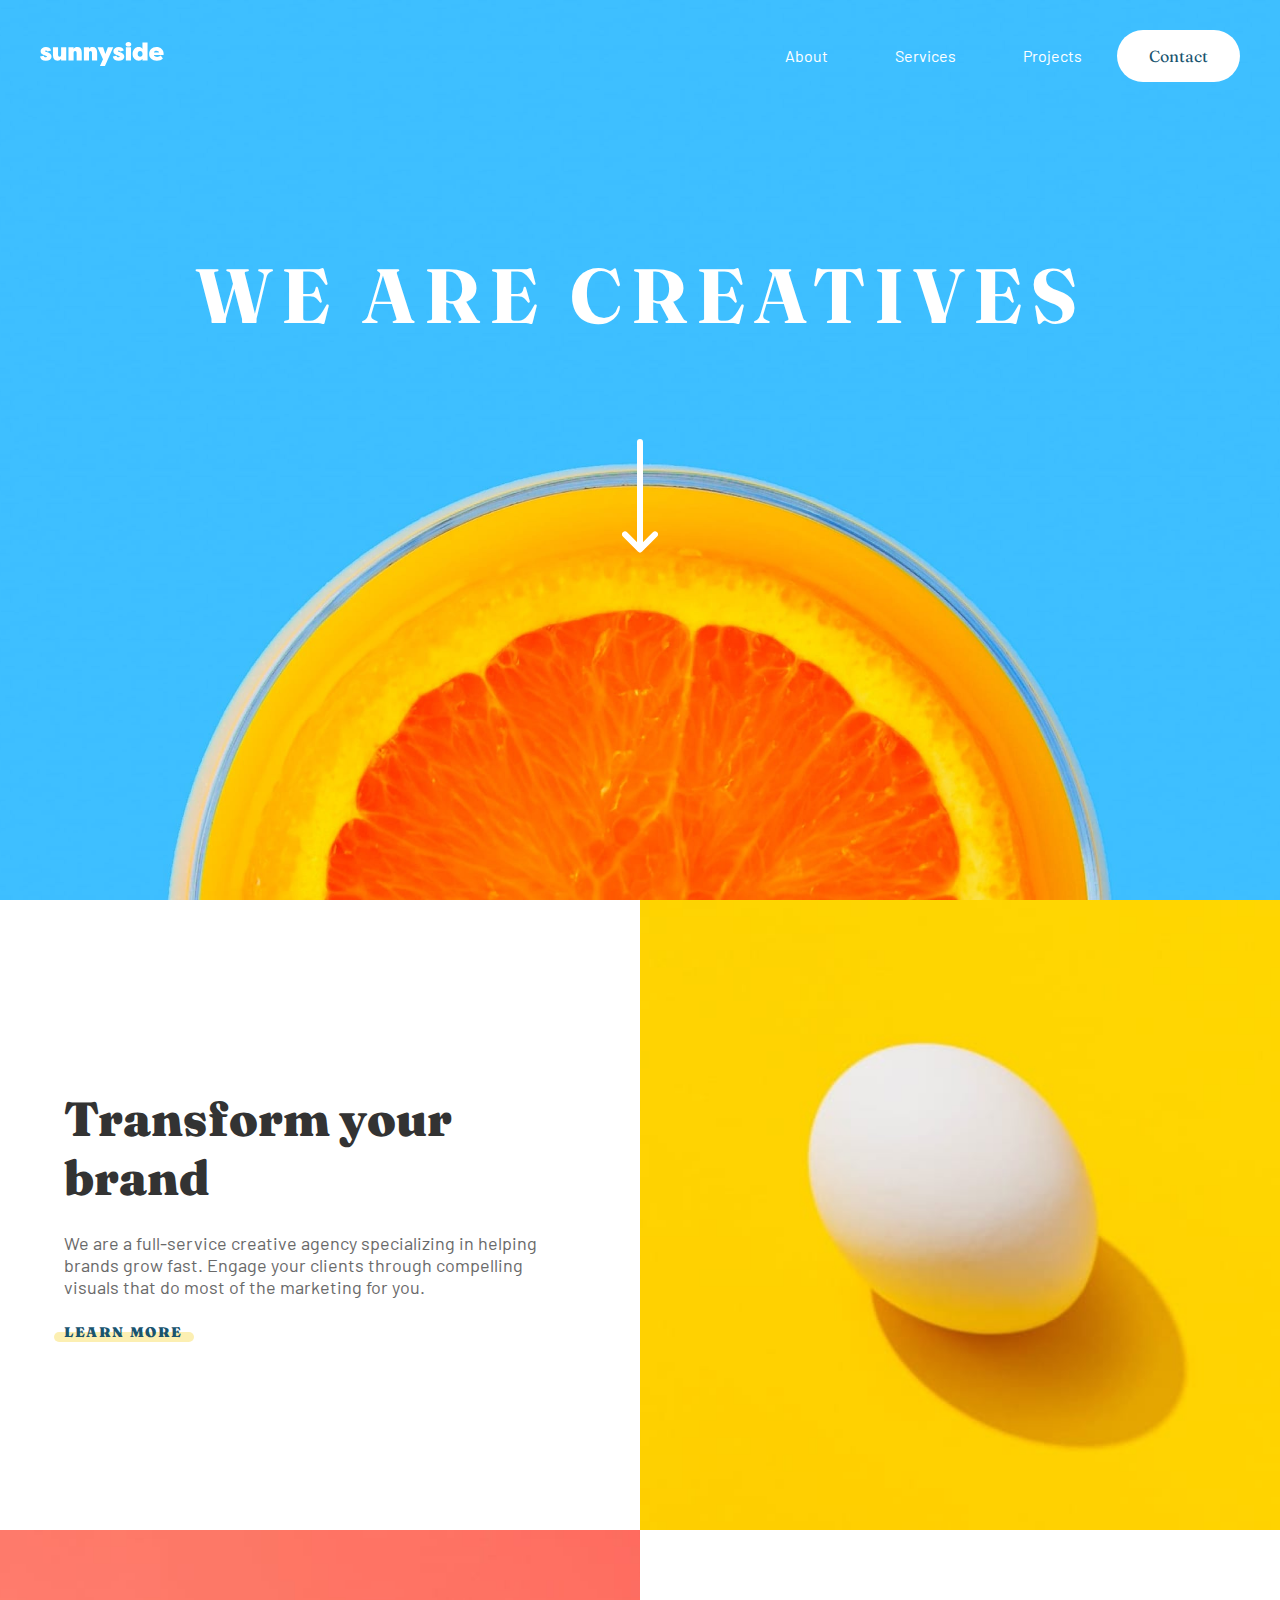
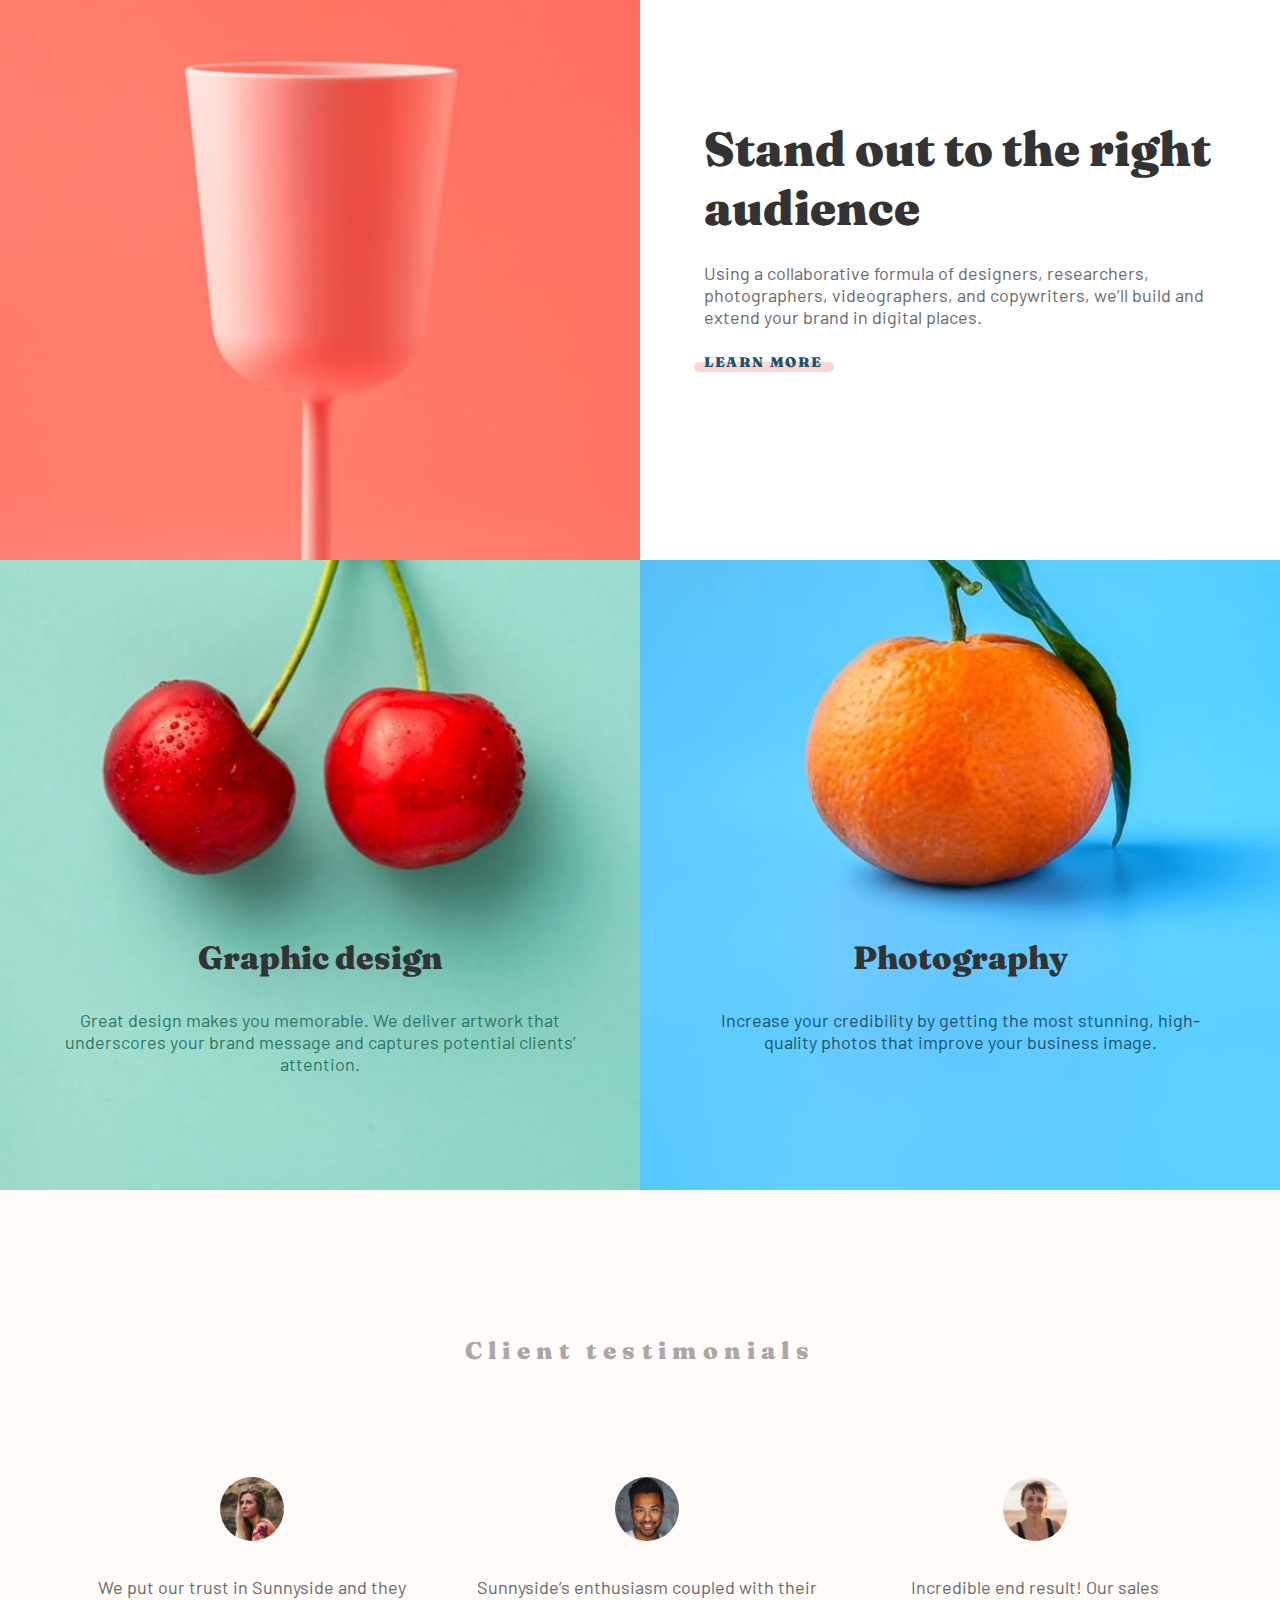
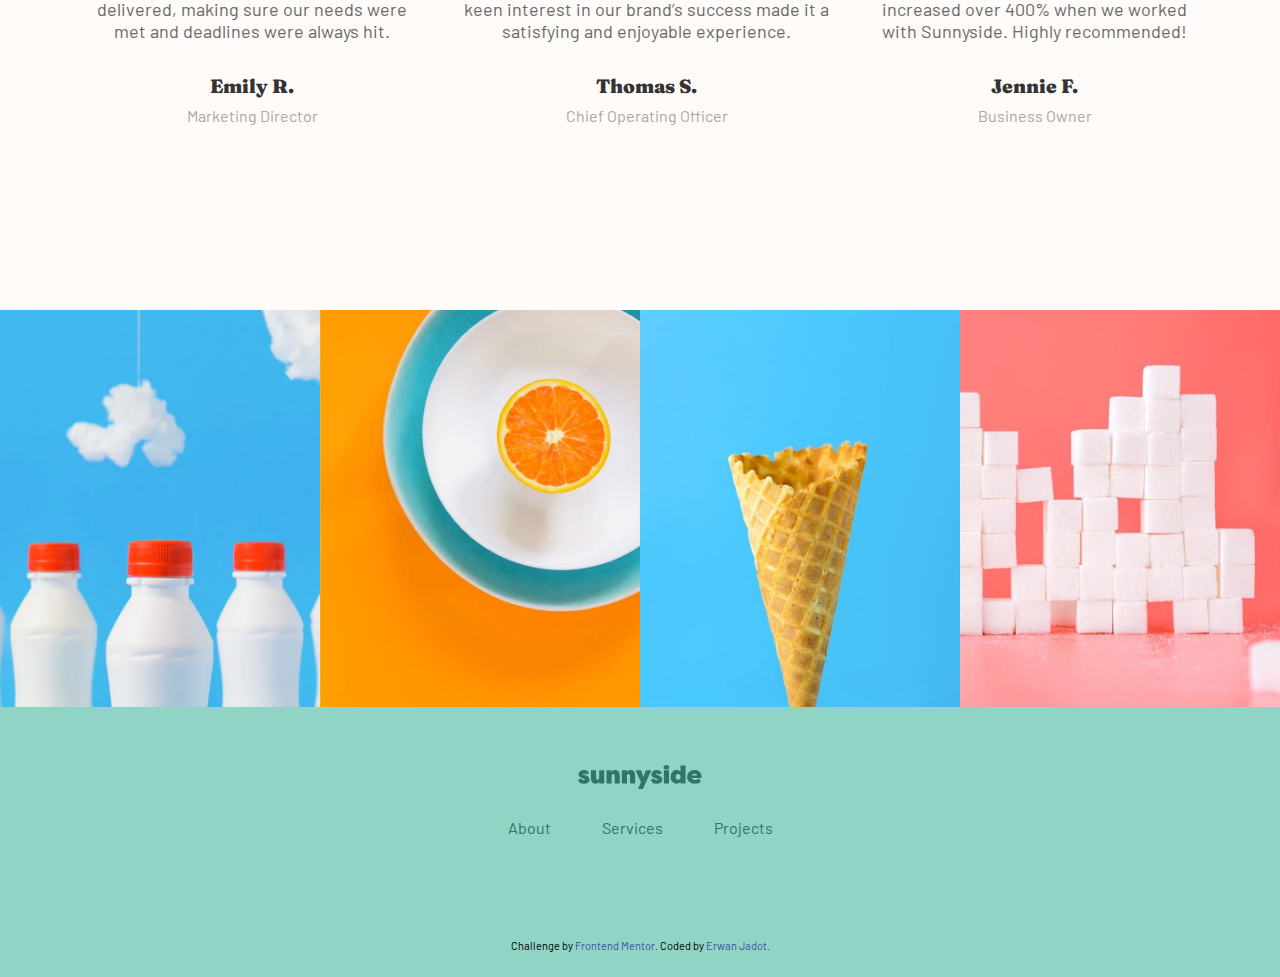
<file: Sunnyside-Agency/index.html>
<!DOCTYPE html>
<html lang="en">
	<head>
		<meta charset="UTF-8" />
		<meta name="viewport" content="width=device-width, initial-scale=1.0" />
		<!-- displays site properly based on user's device -->

		<link
			rel="icon"
			type="image/png"
			sizes="32x32"
			href="././images/favicon-32x32.png"
		/>

		<!-- Font Awesome -->
		<link
			rel="stylesheet"
			href="https://cdnjs.cloudflare.com/ajax/libs/font-awesome/6.4.2/css/all.min.css"
			integrity="sha512-z3gLpd7yknf1YoNbCzqRKc4qyor8gaKU1qmn+CShxbuBusANI9QpRohGBreCFkKxLhei6S9CQXFEbbKuqLg0DA=="
			crossorigin="anonymous"
			referrerpolicy="no-referrer"
		/>

		<!-- Link  -->
		<link rel="stylesheet" href="styles.css" />

		<!-- Titre -->
		<title>Frontend Mentor | Sunnyside agency landing page</title>

		<!-- Feel free to remove these styles or customise in your own stylesheet 👍 -->
		<style>
			.attribution {
				font-size: 11px;
				text-align: center;
			}

			.attribution a {
				color: hsl(228, 45%, 44%);
			}
		</style>
	</head>

	<body>
		<!--==================== HEADER ====================-->
		<header class="header">
			<nav>
				<a class="logo" href="#"
					><img src="./images/logo.svg" alt="logo Sunnyside"
				/></a>
				<div class="nav-links" id="navLinks">
					<!-- <i class="fa-solid fa-xmark" onclick="hideMenu()"></i> -->
					<ul>
						<li><a href="#">About</a></li>
						<li><a href="#">Services</a></li>
						<li><a href="#">Projects</a></li>
						<li><a href="#">Contact</a></li>
					</ul>
				</div>
				<!-- <i class="fa-solid fa-bars" onclick="showMenu()"></i> -->
				<img class="hamburger" src="./images/icon-hamburger.svg" alt="" />
			</nav>
		</header>

		<!-- Main -->
		<main>
			<!-- Section Home -->
			<section class="section-home">
				<div class="text-box">
					<h1>We are creatives</h1>
					<img src="./images/icon-arrow-down.svg" alt="" />
					<!-- <a href="" class="hero-btn">Visit Us To Know More</a> -->
				</div>
			</section>

			<!-- Section Services -->
			<section class="section-services" id="services">
				<div class="transform flex-center">
					<div class="benefits-content">
						<h2>Transform your brand</h2>
						<p>
							We are a full-service creative agency specializing in helping
							brands grow fast. Engage your clients through compelling visuals
							that do most of the marketing for you.
						</p>
						<a>Learn more</a>
					</div>
				</div>
				<div class="eggs"></div>
				<div class="glass"></div>
				<div class="stand-out flex-center">
					<div class="benefits-content">
						<h2>Stand out to the right audience</h2>
						<p>
							Using a collaborative formula of designers, researchers,
							photographers, videographers, and copywriters, we’ll build and
							extend your brand in digital places.
						</p>
						<a>Learn more</a>
					</div>
				</div>
				<div class="cerise flex-end">
					<div class="services_content">
						<h3>Graphic design</h3>
						<p>
							Great design makes you memorable. We deliver artwork that
							underscores your brand message and captures potential clients’
							attention.
						</p>
					</div>
				</div>
				<div class="orange flex-end">
					<div class="services_content">
						<h3>Photography</h3>
						<p>
							Increase your credibility by getting the most stunning,
							high-quality photos that improve your business image.
						</p>
					</div>
				</div>
			</section>

			<!-- Section Testimonial -->
			<section class="section-testimonial" id="testimonial">
				<h2 class="testimonial_title">Client testimonials</h2>

				<div class="testimonial__container">
					<article class="testimonial__card">
						<img
							src="./images/image-emily.jpg"
							alt=""
							class="testimonial__img"
						/>
						<p class="testimonial_description">
							We put our trust in Sunnyside and they delivered, making sure our
							needs were met and deadlines were always hit.
						</p>
						<div class="testimonial_author">Emily R.</div>
						<div class="testimonial_position">Marketing Director</div>
					</article>

					<article class="testimonial__card">
						<img
							src="./images/image-thomas.jpg"
							alt=""
							class="testimonial__img"
						/>

						<p class="testimonial_description">
							Sunnyside’s enthusiasm coupled with their keen interest in our
							brand’s success made it a satisfying and enjoyable experience.
						</p>
						<div class="testimonial_author">Thomas S.</div>
						<div class="testimonial_position">Chief Operating Officer</div>
					</article>

					<article class="testimonial__card">
						<img
							src="./images/image-jennie.jpg"
							alt=""
							class="testimonial__img"
						/>

						<p class="testimonial_description">
							Incredible end result! Our sales increased over 400% when we
							worked with Sunnyside. Highly recommended!
						</p>
						<div class="testimonial_author">Jennie F.</div>
						<div class="testimonial_position">Business Owner</div>
					</article>
				</div>
			</section>

			<!-- Section Gallery -->
			<section class="section-gallery">
				<img
					src="./images/desktop/image-gallery-milkbottles.jpg"
					alt="Image milkbottles"
				/>
				<img
					src="./images/desktop/image-gallery-orange.jpg"
					alt="Image orange"
				/>
				<img src="./images/desktop/image-gallery-cone.jpg" alt="Image cone" />
				<img
					src="./images/desktop/image-gallery-sugarcubes.jpg"
					alt="Image sugarcubes"
				/>
			</section>
		</main>

		<!--==================== FOOTER ====================-->
		<footer class="footer_component">
			<a href="#" class="logo-link">
				<img
					src="./images/logo-footer.svg"
					alt="logo Sunnyside"
					class="colored-logo"
				/>
			</a>

			<div class="footer_links">
				<a href="#" class="footer_link">About</a>
				<a href="#" class="footer_link">Services</a>
				<a href="#" class="footer_link">Projects</a>
			</div>

			<div class="footer_socials">
				<a href="#">
					<img
						src="./images/icon-facebook.svg"
						loading="lazy"
						alt="Facebook icon"
						class="footer_icon"
					/>
				</a>
				<a href="#">
					<img
						src="./images/icon-instagram.svg"
						loading="lazy"
						alt="Instagram icon"
						class="footer_icon"
					/>
				</a>
				<a href="#">
					<img
						src="./images/icon-twitter.svg"
						loading="lazy"
						alt="Twitter icon"
						class="footer_icon"
					/>
				</a>
				<a href="#">
					<img
						src="./images/icon-pinterest.svg"
						loading="lazy"
						alt="Pinterest icon"
						class="footer_icon"
					/>
				</a>
			</div>

			<div class="attribution">
				Challenge by
				<a href="https://www.frontendmentor.io?ref=challenge" target="_blank"
					>Frontend Mentor</a
				>. Coded by
				<a href="https://erwanjadot.vercel.app/" target="_blank">Erwan Jadot</a
				>.
			</div>
		</footer>
		<script>
			document.addEventListener('DOMContentLoaded', function () {
				var hamburger = document.querySelector('.hamburger');
				var navLinks = document.querySelector('.nav-links');

				hamburger.addEventListener('click', function () {
					navLinks.classList.toggle('active');
				});
			});
		</script>
	</body>
</html>
</file>
<file: style.css>
/*=============== GOOGLE FONTS ===============*/
@import url('https://fonts.googleapis.com/css2?family=Courier+Prime:ital,wght@0,400;0,700;1,400;1,700&display=swap');

/*=============== VARIABLES CSS ===============*/
:root {
	/*========== Colors ==========*/

	/*========== Font and typography ==========*/
}

/*=============== BASE ===============*/
* {
	box-sizing: border-box;
	margin: 0;
	padding: 0;
	list-style: none;
	text-decoration: none;
	scroll-behavior: smooth;
	color: inherit;
}

body {
	display: flex;
	flex-direction: column;
	align-items: center;
	background-color: #f5ede9;
	font-family: 'Courier Prime', monospace;
}

.title {
	margin: 4rem;
	text-align: center;
}

.title-wrapper {
	text-align: center;
}

.projects-container {
	display: flex;
	flex-wrap: wrap;
	width: calc(100% - 6rem);
}

.projects-container .card-wrapper + .first {
	order: 1;
}
.projects-container .card-wrapper + .second {
	order: 2;
}
.projects-container .third {
	order: 3;
}

.projects-container .card-wrapper {
	background: rgb(255, 255, 255);
	border-width: 1px;
	border-style: solid;
	border-color: rgb(219, 229, 230);
	border-radius: 1rem;
	display: flex;
	flex-direction: column;
	align-items: center;
	overflow: hidden;
	width: 100%;
	order: 4; /* Ordonne tous les éléments restants après les trois premiers */
}

.projects-container .card-wrapper .image-wrapper {
	overflow: hidden;
	position: relative;
}

.projects-container .card-wrapper .image-wrapper img {
	width: 100%;
	transition: transform 0.3s ease-in-out;
}

.projects-container .card-wrapper .image-wrapper:hover img {
	transform: scale(1.1);
	/* Ajustez la valeur pour déterminer le niveau de zoom */
}

.categorie-wrapper .categorie {
	display: flex;
	justify-content: center;
	gap: 1rem;
}

.categorie-wrapper .categorie .html {
	color: #f47a4d;
}

.categorie-wrapper .categorie .css {
	color: #3cacdd;
}

.categorie-wrapper .categorie .js {
	color: #ffd943;
}

.categorie-wrapper .categorie .sass {
	color: #cf649a;
}
.categorie-wrapper .categorie .react {
	color: #20ddff;
}
.categorie-wrapper .categorie .tailwindcss {
	color: #28b7ba;
}
.categorie-wrapper .categorie .api {
	color: #0d243f;
}

.projects-container .card-wrapper {
	margin: calc(0.625rem);
	width: calc(100% - 1.251rem);
}

@media (min-width: 500px) {
	.projects-container .card-wrapper {
		width: calc(50% - 1.251rem);
	}
}

@media (min-width: 768px) {
	.projects-container .card-wrapper {
		margin: calc(0.9375rem);
		width: calc(50% - 1.876rem);
	}
}

@media (min-width: 1024px) {
	.projects-container .card-wrapper {
		margin: calc(1.25rem);
		width: calc(33.3333% - 2.501rem);
	}
}

/* {
    -webkit-box-align: stretch;
    align-items: stretch;
    display: flex;
    margin: calc(0.625rem);
    width: calc(100% - 1.251rem);
} */
</file>
<file: Age-Calculator/style.css>
/*=============== GOOGLE FONTS ===============*/
@import url('https://fonts.googleapis.com/css2?family=Poppins:ital,wght@0,400;0,700;0,800;1,400;1,800&display=swap');

/*=============== VARIABLES CSS ===============*/
:root {
    /*========== Colors ==========*/
    /* Primary */
    --Purple: hsl(259, 100%, 65%);
    --Light-red: hsl(0, 100%, 67%);

    /* Neutral */
    --White: hsl(0, 0%, 100%);
    --Off-white: hsl(0, 0%, 94%);
    --Light-grey: hsl(0, 0%, 86%);
    --Smokey-grey: hsl(0, 1%, 44%);
    --Off-black: hsl(0, 0%, 8%);

    /*========== Font and typography ==========*/
    /* Typography */
    --Font-size-inputs: 32px;

    /* Font */
    --Font: 'Poppins', sans-serif;
    /* --Weights: 400i, 700, 800i; */
}

/*=============== BASE ===============*/
* {
    box-sizing: border-box;
    margin: 0;
    padding: 0;
    list-style: none;
    text-decoration: none;
    scroll-behavior: smooth;
    color: inherit;
    font-family: var(--Font);
}

body {
    background-color: var(--Off-white);
    display: flex;
    align-items: center;
    justify-content: center;
    height: 100vh;
}

.container {
    background-color: var(--White);
    width: 840px;
    height: 650px;
    border-radius: 20px 20px 115px 20px;
}

.input-container {
    display: flex;
    gap: 1.5rem;
    padding: 3rem 3rem 0;
}

.input-container div {
    display: flex;
    flex-direction: column;
}

.input-container div label {
    font-size: 10px;
    color: var(--Smokey-grey);
    font-weight: 700;
    text-transform: uppercase;
    letter-spacing: 3px;
    padding-bottom: 12px;
}

.input-container div input {
    height: 70px;
    width: 10rem;
    border-radius: 5px;
    border: 1px solid var(--Light-grey);
    padding: 1rem;
    font-size: 2rem;
    font-weight: 700;
}

.middle {
    width: 100%;
    padding: 0 3rem;
    display: grid;
    grid-template-columns: 1fr 0fr;
    align-items: center;
}

.line {
    height: 2px;
    width: 100%;
    background-color: var(--Light-grey);
}

.btn {
    width: 90px;
    height: 90px;
    background-color: var(--Purple);
    border-radius: 50%;
    overflow: hidden;
    display: flex;
    align-items: center;
    justify-content: center;
    border: none;
    cursor: pointer;
}

.btn img {
    max-width: 100%;
    max-height: 100%;
    object-fit: cover;
    border-radius: 50%;
    cursor: pointer;
}

.error-message,
.input-container div .error-label {
    color: var(--Light-red);
}

.form__field.error-input {
    border: 1px solid var(--Light-red);
}

.result-container {
    font-size: 5rem;
    font-weight: 900;
    font-style: italic;
    margin-left: 60px;
}

.result-container span {
    color: var(--Purple);
}

@media(max-width: 764px) {

    .container {
        width: 340px;
        height: 490px;
    }

    .input-container {
        display: flex;
        gap: 1.5rem;
        padding: 2rem 1.5rem;
    }

    .input-container div input {
        height: 50px;
        width: 5rem;
        font-size: 1rem;
    }

    .middle {
        margin: 2rem 0;

    }

    .btn {
        width: 60px;
        height: 60px;
        position: absolute;
        left: 50%;
        transform: translateX(-50%);
    }

    .btn img {
        max-width: 50%;
        max-height: 60%;
    }

    .result-container {
        font-size: 3rem;
        font-weight: 900;
        font-style: italic;
        margin-left: 60px;
    }

    .error-message {
        font-size: 10px;
    }
}
</file>
<file: blogr-landing-page-main/assets/styles/index.css>
/*=============== GOOGLE FONTS ===============*/
/* font-family depuis google font */
@import url("https://fonts.googleapis.com/css2?family=Overpass:wght@300;600&family=Ubuntu:wght@400;500;700&display=swap");
/*=============== VARIABLES SCSS ===============*/
/* Font Family */
/* ## Colors */
/*(CTA text)*/
/*(CTA hover background)*/
/*(headings)*/
/*(text)*/
/*(footer text)*/
/*(body copy)*/
/*(footer background)*/
/* line heights */
/* font sizes */
/* spacing */
/*=============== BASE ===============*/
* {
  -webkit-box-sizing: border-box;
          box-sizing: border-box;
  margin: 0;
  padding: 0;
  list-style: none;
  text-decoration: none;
  scroll-behavior: smooth;
  color: inherit;
}

body {
  font-family: "Overpass", sans-serif;
}

input,
button,
textarea,
select {
  font: inherit;
}

button {
  cursor: pointer;
}

/* Remove all animations, transitions and smooth scroll for people that prefer not to see them */
@media (prefers-reduced-motion: reduce) {
  *,
  *::before,
  *::after {
    -webkit-animation-duration: 0.01ms !important;
            animation-duration: 0.01ms !important;
    -webkit-animation-iteration-count: 1 !important;
            animation-iteration-count: 1 !important;
    -webkit-transition-duration: 0.01ms !important;
            transition-duration: 0.01ms !important;
    scroll-behavior: auto !important;
  }
}
header {
  background: url(../images/bg-pattern-intro-desktop.svg) fixed 20% center, -webkit-gradient(linear, left top, right top, from(hsl(13, 100%, 72%)), to(hsl(353, 100%, 62%)));
  background: url(../images/bg-pattern-intro-desktop.svg) fixed 20% center, linear-gradient(to right, hsl(13, 100%, 72%), hsl(353, 100%, 62%));
  height: 100vh;
  border-bottom-left-radius: 150px;
  color: hsl(0, 0%, 100%);
}
header .navbar {
  display: -webkit-box;
  display: -ms-flexbox;
  display: flex;
  -webkit-box-pack: justify;
      -ms-flex-pack: justify;
          justify-content: space-between;
  -webkit-box-align: center;
      -ms-flex-align: center;
          align-items: center;
  max-width: 1100px;
  width: 100%;
  margin: 0 auto;
  padding: clamp(2rem, 1.71rem + 1.46vw, 2.75rem);
  gap: clamp(1rem, 0.85rem + 0.73vw, 1.38rem);
}
header .navbar #btn-open {
  cursor: pointer;
  position: absolute;
  right: 15px;
  z-index: 1;
}
@media screen and (min-width: 960px) {
  header .navbar #btn-open {
    display: none;
  }
}
header .navbar #navLinks.active {
  right: 0;
  background: hsl(240, 10%, 16%);
}
header .navbar .nav-links {
  position: fixed;
  height: 100vh;
  width: 60%;
  top: 0;
  right: -60%;
  text-align: left;
  z-index: 2;
  -webkit-transition: 1s;
  transition: 1s;
  background: transparent;
}
@media screen and (min-width: 960px) {
  header .navbar .nav-links {
    display: -webkit-box;
    display: -ms-flexbox;
    display: flex;
    -webkit-box-pack: justify;
        -ms-flex-pack: justify;
            justify-content: space-between;
    width: 100%;
    height: auto;
    position: relative;
    right: 0 !important;
  }
}
header .navbar .nav-links #btn-close {
  cursor: pointer;
  position: absolute;
  right: 5px;
  z-index: 5;
}
@media screen and (min-width: 960px) {
  header .navbar .nav-links #btn-close {
    display: none;
  }
}
header .navbar .nav-links #btn-close img {
  margin-left: auto;
  padding: clamp(0.75rem, 0.63rem + 0.61vw, 1.06rem);
}
header .navbar .nav-links ul {
  padding: clamp(3rem, 2.56rem + 2.2vw, 4.13rem);
}
@media screen and (min-width: 960px) {
  header .navbar .nav-links ul {
    padding: 0;
  }
}
header .navbar .nav-links ul li {
  display: block;
  padding: clamp(0.5rem, 0.43rem + 0.37vw, 0.69rem) clamp(0.75rem, 0.63rem + 0.61vw, 1.06rem);
  position: relative;
  text-decoration: none;
}
header .navbar .nav-links ul li:hover {
  color: hsl(356, 100%, 66%);
}
header .navbar .nav-links ul li img {
  display: inline-block;
  padding: 0;
  margin: 0 clamp(0.25rem, 0.2rem + 0.24vw, 0.38rem);
}
@media screen and (min-width: 960px) {
  header .navbar .nav-links ul li {
    display: inline-block;
  }
}
@media screen and (min-width: 960px) {
  header .navbar .nav-links ul i {
    display: inline-block;
  }
}
header .navbar .nav-links .btn-conexion {
  text-align: center;
}
@media screen and (min-width: 960px) {
  header .navbar .nav-links .btn-conexion {
    display: -webkit-box;
    display: -ms-flexbox;
    display: flex;
  }
}
header .navbar .nav-links .btn-conexion li:last-child {
  width: 100%;
  background: hsl(0, 0%, 100%);
  color: hsl(356, 100%, 66%);
  border-radius: 2rem;
  -webkit-transition: 0.5s;
  transition: 0.5s;
}
header .navbar .nav-links .btn-conexion li:last-child a {
  display: block;
  width: 100%;
  text-decoration: none;
  color: inherit;
}
header .navbar .nav-links .btn-conexion li:last-child:hover {
  background: hsl(355, 100%, 74%);
  color: hsl(0, 0%, 100%);
}
header .header-text {
  display: -webkit-box;
  display: -ms-flexbox;
  display: flex;
  -webkit-box-orient: vertical;
  -webkit-box-direction: normal;
      -ms-flex-direction: column;
          flex-direction: column;
  -webkit-box-pack: center;
      -ms-flex-pack: center;
          justify-content: center;
  -webkit-box-align: center;
      -ms-flex-align: center;
          align-items: center;
  margin-top: -6.7rem;
  height: 100%;
}
header .header-text h1 {
  font-size: 3.5rem;
  margin-bottom: 1rem;
  text-align: center;
}
header .header-text h2 {
  font-size: 1.2rem;
  margin-bottom: 3rem;
  font-weight: 400;
  font-family: "Ubuntu", sans-serif;
}
header .header-text div {
  font-family: "Ubuntu", sans-serif;
}
header .header-text div a {
  text-decoration: none;
  padding: 0.7rem 1.5rem;
  font-size: 0.9rem;
  font-weight: 700;
  cursor: pointer;
}
header .header-text div .start {
  background: hsl(0, 0%, 100%);
  color: hsl(356, 100%, 66%);
  border-radius: 2rem;
  -webkit-transition: 0.5s;
  transition: 0.5s;
}
header .header-text div .start:hover {
  background: hsl(355, 100%, 74%);
  color: hsl(0, 0%, 100%);
}
header .header-text div .learn {
  background: transparent;
  border-radius: 2rem;
  -webkit-transition: 0.5s;
  transition: 0.5s;
  border: 1px solid hsl(0, 0%, 100%);
}
header .header-text div .learn:hover {
  background: hsl(0, 0%, 100%);
  color: hsl(355, 100%, 74%);
}

.designed {
  position: relative;
  overflow: hidden;
  width: 100%;
  min-height: 100vh;
  padding: 3rem 0;
}
@media screen and (max-width: 1200px) {
  .designed {
    padding: 4rem 2rem 8rem;
  }
}
.designed h2 {
  font-size: 2.5rem;
  color: hsl(208, 49%, 24%);
  text-align: center;
  margin: 4rem 0 -8rem;
  font-weight: 700;
}
@media screen and (max-width: 1200px) {
  .designed h2 {
    margin-bottom: 4rem;
  }
}
.designed .designed-content {
  display: grid;
  grid-template-columns: 50% 50%;
  -webkit-box-align: center;
      -ms-flex-align: center;
          align-items: center;
  max-width: 1100px;
  width: 100%;
  margin: 0 auto;
}
@media screen and (max-width: 1200px) {
  .designed .designed-content {
    grid-template-columns: 100%;
  }
}
@media screen and (max-width: 1200px) {
  .designed .designed-content .texte {
    -webkit-box-ordinal-group: 3;
        -ms-flex-order: 2;
            order: 2;
    text-align: center;
    margin-bottom: 3rem;
  }
}
.designed .designed-content .texte h3 {
  font-size: 1.8rem;
  color: hsl(208, 49%, 24%);
  margin-bottom: 2rem;
  font-weight: 700;
}
.designed .designed-content .texte p {
  font-size: 1rem;
  margin-bottom: 3rem;
  font-weight: 300;
  line-height: 1.8rem;
}
@media screen and (max-width: 1200px) {
  .designed .designed-content .images {
    -webkit-box-ordinal-group: 2;
        -ms-flex-order: 1;
            order: 1;
    display: -webkit-box;
    display: -ms-flexbox;
    display: flex;
    -webkit-box-align: center;
        -ms-flex-align: center;
            align-items: center;
    -webkit-box-pack: center;
        -ms-flex-pack: center;
            justify-content: center;
  }
}
.designed .designed-content .images .desktop-editor {
  width: 200%;
}
@media screen and (max-width: 1200px) {
  .designed .designed-content .images .desktop-editor {
    display: none;
  }
}
.designed .designed-content .images .mobile-editor {
  display: none;
}
@media screen and (max-width: 1200px) {
  .designed .designed-content .images .mobile-editor {
    display: block;
    width: 70%;
    margin-bottom: 1.5rem;
  }
}

.service {
  position: relative;
  width: 100%;
  background: url(../images/bg-pattern-circles.svg) no-repeat, hsl(237, 17%, 21%);
  background-position: left -50% bottom 10%;
  border-radius: 0 80px 0 80px;
}
@media screen and (max-width: 1100px) {
  .service {
    text-align: center;
    background-position: left 50% bottom 10%;
  }
}
.service .servive-container {
  display: grid;
  grid-template-columns: 50% 50%;
  -webkit-box-align: center;
      -ms-flex-align: center;
          align-items: center;
  max-width: 1100px;
  width: 100%;
  height: 100%;
  margin: 0 auto;
  padding: 8rem 0;
}
@media screen and (max-width: 1100px) {
  .service .servive-container {
    grid-template-columns: 100%;
    padding: 8rem 2rem;
  }
}
.service .servive-container .images {
  position: relative;
}
@media screen and (max-width: 1100px) {
  .service .servive-container .images {
    width: 100%;
    position: absolute;
    top: 0;
    left: 50%;
    -webkit-transform: translate(-50%, -50%);
            transform: translate(-50%, -50%);
  }
}
.service .servive-container .images .phone-img {
  position: absolute;
  top: 50%;
  -webkit-transform: translateY(-50%);
          transform: translateY(-50%);
}
@media screen and (max-width: 1100px) {
  .service .servive-container .images .phone-img {
    position: static;
    top: auto;
    -webkit-transform: none;
            transform: none;
    width: 30%;
  }
}
@media screen and (max-width: 900px) {
  .service .servive-container .images .phone-img {
    width: 35%;
  }
}
@media screen and (max-width: 800px) {
  .service .servive-container .images .phone-img {
    width: 40%;
  }
}
@media screen and (max-width: 650px) {
  .service .servive-container .images .phone-img {
    width: 50%;
  }
}
@media screen and (max-width: 500px) {
  .service .servive-container .images .phone-img {
    width: 70%;
  }
}
.service .servive-container .texte {
  color: hsl(0, 0%, 100%);
}
.service .servive-container .texte h4 {
  font-size: 2.3rem;
  margin-bottom: 2rem;
  font-weight: 600;
}
.service .servive-container .texte p {
  font-size: 1.1rem;
  font-weight: 300;
  line-height: 1.9rem;
}

.features {
  overflow: hidden;
  width: 100%;
  min-height: 100vh;
  padding: 3rem 0;
}
@media screen and (max-width: 1200px) {
  .features {
    padding: 4rem 2rem 8rem;
  }
}
.features .features-content {
  display: grid;
  grid-template-columns: 50% 50%;
  -webkit-box-align: center;
      -ms-flex-align: center;
          align-items: center;
  max-width: 1100px;
  width: 100%;
  margin: 0 auto;
}
@media screen and (max-width: 1200px) {
  .features .features-content {
    display: block;
  }
}
.features .features-content .images .desktop-editor {
  width: 200%;
  position: relative;
  left: -100%;
}
@media screen and (max-width: 1200px) {
  .features .features-content .images .desktop-editor {
    display: none;
  }
}
.features .features-content .images .mobile-editor {
  display: none;
}
@media screen and (max-width: 1200px) {
  .features .features-content .images .mobile-editor {
    display: block;
    width: 110%;
    margin-bottom: 1.5rem;
  }
}
@media screen and (max-width: 1200px) {
  .features .features-content .images {
    position: relative;
    -ms-flex-preferred-size: 100%;
        flex-basis: 100%;
    display: -webkit-box;
    display: -ms-flexbox;
    display: flex;
    -webkit-box-align: center;
        -ms-flex-align: center;
            align-items: center;
    -webkit-box-pack: center;
        -ms-flex-pack: center;
            justify-content: center;
  }
}
@media screen and (max-width: 1200px) {
  .features .features-content .texte {
    text-align: center;
    margin-bottom: 3rem;
  }
}
.features .features-content .texte h5 {
  font-size: 1.8rem;
  color: hsl(208, 49%, 24%);
  margin-bottom: 2rem;
  font-weight: 700;
}
.features .features-content .texte p {
  font-size: 1rem;
  margin-bottom: 3rem;
  font-weight: 300;
  line-height: 1.8rem;
}

footer {
  position: relative;
  background: hsl(240, 10%, 16%);
  font-family: "Ubuntu", sans-serif;
  color: hsl(0, 0%, 100%);
  padding: 4rem 10rem 6rem;
  border-top-right-radius: 6rem;
}
@media screen and (max-width: 900px) {
  footer {
    padding: 4rem 0 6rem;
  }
}
footer .footer-container {
  display: grid;
  justify-items: center;
  grid-template-columns: repeat(4, 1fr);
}
@media screen and (max-width: 900px) {
  footer .footer-container {
    grid-template-columns: 100%;
    text-align: center;
  }
}
footer .footer-container .footer-box {
  margin-bottom: 3rem;
}
footer .footer-container h6 {
  font-size: 1rem;
  margin-bottom: 2rem;
  font-weight: 500;
}
footer .footer-container ul {
  color: hsl(240, 3%, 79%);
}
footer .footer-container ul li {
  margin-bottom: 1rem;
}
footer .footer-container ul li:hover {
  text-decoration: underline;
}
footer .attribution {
  position: absolute;
  bottom: 3rem;
  left: 50%;
  -webkit-transform: translateX(-50%);
          transform: translateX(-50%);
  text-align: center;
  color: hsl(240, 3%, 79%);
}
footer .attribution a {
  color: hsl(0, 0%, 100%);
  font-weight: 400;
}/*# sourceMappingURL=index.css.map */
</file>
<file: Food-Stall/style.css>
@import url('https://fonts.googleapis.com/css2?family=Puritan:ital,wght@0,400;0,700;1,400;1,700&display=swap');

* {
    box-sizing: border-box;
    margin: 0;
    padding: 0;
    list-style: none;
    text-decoration: none;
    scroll-behavior: smooth;
    color: inherit;
    font-family: 'Puritan', sans-serif;
}

body {
    height: 100vh;
    background: linear-gradient(89.46deg, #944040 0.45%, rgba(125, 53, 53, 0.4) 101.08%);

}

/* Your code goes here */

main {
    display: flex;
    width: 100%;
    height: 100%;
}

/*========== Gauche ==========*/
.gauche {
    width: 40%;

}

.logo {
    margin: 30px;
}

.titre {
    font-size: 48px;
    font-weight: 700;
    line-height: 54px;
    color: #FFFFFF;
    text-align: center;
    padding-top: 20px;
}

.menu {
    font-size: 36px;
    font-weight: 700;
    line-height: 41px;
    text-align: center;
    margin-top: 130px;
    display: flex;
    flex-direction: column;
    justify-content: space-around;
}

.menu div {
    width: 353px;
    height: 70px;
    border-radius: 0px 20px 20px 0px;
    background: #FFFFFF80;
    margin-top: 6%;
    display: flex;
    justify-content: center;
    align-items: center;
}

.menu div.active {
    width: 403.86px;
    height: 80px;
    border-radius: 0px, 20px, 20px, 0px;
    background: #FEC44C;
    font-size: 48px;
    line-height: 54px;
}

/*========== Droite ==========*/

.droite {
    position: relative;
    width: 65%;
    height: 100%;
}

.superpose1,
.superpose2,
.superpose3 {
    position: absolute;
    top: 0;
    left: 0;
    width: 100%;
    height: 100%;
}

.superpose1 {
    left: -6%;
    background: linear-gradient(270deg, #FEC44C -2.88%, rgba(254, 196, 76, 0.4) 100%);
    box-shadow: 0px 4px 4px rgba(0, 0, 0, 0.25);
    border-radius: 30px 0px 0px 30px;
}

.superpose2 {
    left: -3%;
    background: linear-gradient(270deg, #FEC44C -2.88%, rgba(254, 196, 76, 0.4) 100%);
    box-shadow: 0px 4px 4px rgba(0, 0, 0, 0.25);
    border-radius: 30px 0px 0px 30px;
}

.superpose3 {
    background: linear-gradient(268.87deg, #FEC44C 0.85%, rgb(254, 195, 76) 100%);
    box-shadow: 0px 4px 4px rgba(0, 0, 0, 0.25);
    border-radius: 30px 0px 0px 30px;

}

.superpose3 .container {
    display: none;
}

.superpose3 .active {
    display: flex;
    flex-direction: column;
    align-items: center;
    justify-content: center;
    width: 100%;
    height: 100%;
    opacity: 1;
    flex: 1;
}

.droite .container h2,
.droite .container a {
    font-size: 48px;
    font-weight: 400;
    line-height: 53px;
}

.droite .container a {
    background: #FFFFFF;
    padding: 9px 62px;
    border-radius: 30px;
}

.droite .container .img {
    width: 500px;
    height: 450px;

    display: flex;
    align-items: center;
    justify-content: center;
}

.droite .container .img img {
    width: 100%;
    height: auto;
}

@media (max-width:1225px) {
    main {
        display: flex;
        flex-direction: column;
        gap: 2rem;
    }

    /*========== Gauche ==========*/
    .gauche {
        width: auto;
    }

    .titre {
        font-size: 24px;
        font-weight: 700;
        line-height: 27px;
    }

    .menu {
        font-size: 18px;
        font-weight: 700;
        line-height: 20px;
        margin-top: 30px;
    }

    .menu div {
        width: 150px;
        height: 30px;
        margin-top: 3%;
    }

    .menu div.active {
        width: 201.93px;
        height: 40px;
        background: #FEC44C;
        font-size: 18px;
        font-weight: 700;
        line-height: 20px;

    }

    /*========== Droite ==========*/

    .droite {
        position: relative;
        width: 100%;
        height: 100%;
    }

    .superpose1,
    .superpose2,
    .superpose3 {
        position: absolute;
        top: 0;
        right: 0;
        left: auto;
        width: 90%;
    }

    .superpose1 {
        right: 6%;
    }

    .superpose2 {
        right: 3%;
    }

    .droite .container .img {
        width: 200px;
        height: 200px;
    }


    .droite .container h2 {
        font-size: 38px;
        font-weight: 400;
        line-height: 40px;
    }

    .droite .container a {
        padding: 10px 67px 10px 67px;
        border-radius: 30px;

        font-size: 18px;
        line-height: 20px;
    }
}
</file>
<file: Halloween/assets/css/styles.css>
/*== !! il est preferable de mettre les images hors logo en css et non html !! ==*/
/*=== !! VH = 100% de la taille de l'écran (viewport height) !! ===*/
/*=== !! Change the font color of all the anchor elements within the list elements to something with a contrast ratio of at least 7:1. !! ===*/

/*=============== GOOGLE FONTS ===============*/
/* font-family depuis google font */
@import url('https://fonts.googleapis.com/css2?family=Poppins:wght@200;300;400;500;600;700;800;900&display=swap');

/*=============== VARIABLES CSS ===============*/
:root {
    --header-height: 3rem;

    /*========== Colors ==========*/
    --white-color: #F8F8FD;
    --body-color: linear-gradient(136.16deg,
            rgba(91, 135, 75, 0.97)12.91%,
            rgba(12, 55, 32, 0.87)87.68%);
    ;

    /*========== Font and typography ==========*/
    /*.5rem = 8px | 1rem = 16px ...*/
}


/*=============== BASE ===============*/
* {
    box-sizing: border-box;
    margin: 0;
    padding: 0;
    list-style: none;
    text-decoration: none;
    scroll-behavior: smooth;
    color: inherit;
    font-family: "Poppins", sans-serif;
}


body {
    background: var(--body-color) center/cover no-repeat;
    height: 100vh;
    color: var(--white-color);
}


.container {
    max-width: 1220px;
    margin-inline: auto;
}

/*=============== HEADER & NAV ===============*/
.header {
    display: flex;
    align-items: center;
    justify-content: space-between;
    padding: 3rem 7%;
    position: fixed;
    top: 0;
    left: 0;
    right: 0;
    z-index: 1000;
}

.header .navbar {
    display: flex;
    justify-content: space-between;
    align-items: center;
    gap: 3rem;
}

.header .navbar a {
    font-weight: 500;
    font-size: 14px;
    line-height: 16px;
    text-align: right;
}

.header .icons div {
    color: var(--white-color);
    cursor: pointer;
    font-size: 2.5rem;
    margin-left: 2rem;
}

.btn {
    font-weight: 500;
    font-size: 14px;
    line-height: 16px;
    text-align: right;
    font-weight: 600;
    padding: 10px 20px;
    border: 1px solid var(--white-color);
    border-radius: 48px;
}

.icons {
    display: none;
    align-items: flex-end;
    flex-direction: row;
}

/*=============== MAIN ===============*/
.main {
    height: 100vh;
    display: flex;
    justify-content: flex-end;
    flex-direction: column;
    padding-bottom: 3rem;
}

.grid {
    display: grid;
    /* gap: 3rem; */
}

.home {
    grid-template-columns: 1fr 1fr;
    justify-content: space-between;
}

.left {
    display: flex;
    flex-direction: column;
    align-items: flex-end;
}



.left .div_img {
    display: flex;
    width: 522px;
    height: 471px;
    position: relative;
}

.left .div_img img {
    width: 100%;
    height: 100%;
}


.left .div_img::before {
    position: absolute;
    content: "";
    background-image: url(../img/shadow.png);
    background-size: 110% 110%;
    background-position-x: 50%;
    height: 200%;
    width: 160%;
    top: -70%;
    left: -30%;
    z-index: -1;

}

.left .infos {
    display: flex;
    flex-direction: row;
    justify-content: right;
    position: relative;
    top: -3rem;
    right: 330px;
}

.left .infos .info-text {
    display: flex;
    align-self: flex-end;
    flex-direction: column;
}

.left .infos .info-text span:first-child {
    font-size: 20px;
    font-weight: 700;
    line-height: 36px;
}

.right {
    order: 1;
    display: flex;
    flex-direction: column;
    align-items: center;
}

.right .bloc-text {
    width: 445px;
    height: 378px;
}

.right .bloc-text span {
    font-size: 20px;
    font-weight: 700;
    line-height: 30px;
    letter-spacing: 0.03em;
    text-align: left;
}

.right .bloc-text h1 {
    font-size: 68px;
    font-weight: 900;
    line-height: 74px;
    letter-spacing: 0em;
    text-align: left;
}

.bloc-btn {
    display: flex;
    justify-content: space-between;
    width: 425px;
    height: 83px;
}

.btn-trackrecord,
.home_bottom,
.btn-allghost,
.btn-booknow {
    display: flex;
    justify-content: center;
    align-items: center;
}

.btn-booknow {
    background-image: url(../svg/btn-svg-filled.svg);
    background-size: 100% 100%;

    width: 169px;
    height: 83px;
}

.btn-booknow a {
    color: #303056;
    font-weight: 600;
}


.home_bottom {
    /* margin-top: 100px; */
}

.btn-allghost {
    background-image: url(../svg/btn-svg-not-filled.svg);
    background-size: 100% 100%;
    width: 188px;
    height: 90.95px;
}


@media (max-width:1023px) {


    body {
        overflow-x: hidden;
        height: auto;
    }

    /*=============== HEADER & NAV ===============*/

    .header {
        align-items: flex-end;
    }

    .header .navbar {
        position: absolute;
        top: 0;
        right: -100%;
        width: 20rem;
        height: 100vh;
        display: flex;
        flex-direction: column;
        justify-content: flex-start;
        padding-top: 10rem;
        background-color: #a7de93cf;
        z-index: -1;
        box-shadow: 0 2px 8px hsla(0, 0%, 0%, .1);

    }

    .header .icons {
        display: flex;
    }

    .header .navbar.active {
        right: 0;
    }

    .navbar .btn {
        display: none;
    }

    /*=============== MAIN ===============*/

    .main {
        height: auto;
        display: flex;
        justify-content: flex-end;
        flex-direction: column;
        overflow-x: hidden;
    }

    .home {
        grid-template-columns: 1fr;
        padding-top: 10rem;
    }

    .left {
        display: flex;
        flex-direction: column;
        align-items: center;
    }

    .left .div_img {
        display: flex;
        position: relative;
        width: 232.66px;
        height: 209.56px;
    }

    .left .infos {
        display: flex;
        flex-direction: row;
        justify-content: right;
        position: relative;
        top: -3rem;
        right: -3rem;
    }

    .right {
        margin: 1rem;
    }

    .right .bloc-text {
        margin-bottom: 2rem;
        width: auto;
        height: auto;
    }

    .right .bloc-text {
        margin-bottom: 2rem;
        width: auto;
        height: auto;
    }

    .bloc-btn {
        width: auto;
        height: auto;
        gap: 2rem;
    }


    /* .btn-allghost {
        width: 283.27px;
        height: 53.32px;
    } */


}
</file>
<file: intro-dropdown-navigation/style.css>
/*=============== GOOGLE FONTS ===============*/
/* font-family depuis google font */
@import url('https://fonts.googleapis.com/css2?family=Epilogue:wght@500;700&display=swap');

/*=============== VARIABLES CSS ===============*/
:root {
	/* ## Colors */

	/* ### Neutral */

	--Almost-White: hsl(0, 0%, 98%);
	--Medium-Gray: hsl(0, 0%, 41%);
	--Almost-Black: hsl(0, 0%, 8%);

	/* line heights */
	--lh-1: 1;
	--lh-1-1: 1.1;
	--lh-1-4: 1.4;

	/* font sizes */
	--fs-200: clamp(0.69rem, calc(0.62rem + 0.36vw), 0.88rem);
	--fs-300: clamp(0.83rem, calc(0.73rem + 0.52vw), 1.1rem);
	--fs-400: clamp(1rem, calc(0.85rem + 0.73vw), 1.38rem);
	--fs-500: clamp(1.2rem, calc(1rem + 1.01vw), 1.72rem);
	--fs-600: clamp(1.44rem, calc(1.16rem + 1.38vw), 2.15rem);
	--fs-700: clamp(1.73rem, calc(1.35rem + 1.87vw), 2.69rem);
	--fs-800: clamp(2.07rem, calc(1.57rem + 2.5vw), 3.36rem);
	--fs-900: clamp(2.49rem, calc(1.82rem + 3.33vw), 4.2rem);

	/* spacing */
	--space-3xs: clamp(0.25rem, calc(0.2rem + 0.24vw), 0.38rem);
	--space-2xs: clamp(0.5rem, calc(0.43rem + 0.37vw), 0.69rem);
	--space-xs: clamp(0.75rem, calc(0.63rem + 0.61vw), 1.06rem);
	--space-sm: clamp(1rem, calc(0.85rem + 0.73vw), 1.38rem);
	--space-md: clamp(1.5rem, calc(1.28rem + 1.1vw), 2.06rem);
	--space-lg: clamp(2rem, calc(1.71rem + 1.46vw), 2.75rem);
	--space-xl: clamp(3rem, calc(2.56rem + 2.2vw), 4.13rem);
	--space-2xl: clamp(4rem, calc(3.41rem + 2.93vw), 5.5rem);
	--space-3xl: clamp(6rem, calc(5.12rem + 4.39vw), 8.25rem);
}

/*=============== RESET ===============*/
*,
*::before,
*::after {
	box-sizing: border-box;
	margin: 0;
	padding: 0;
	-webkit-font-smoothing: antialiased;
	list-style: none;
	text-decoration: none;
	scroll-behavior: smooth;
	color: inherit;
}

/*=============== BASE ===============*/
body {
	font-family: 'Epilogue', sans-serif;
	background-color: var(--Almost-White);
	margin-inline: auto;
}

img,
picture,
video,
canvas,
svg {
	display: block;
	max-width: 100%;
	height: auto;
}

input,
button,
textarea,
select {
	font: inherit;
}

button {
	cursor: pointer;
}

p,
h1,
h2,
h3,
h4,
h5,
h6 {
	overflow-wrap: break-word;
}

h1,
h2,
h3 {
	line-height: var(--lh-1);
}

h1,
h2 {
	font-weight: 700;
}

h1 {
	font-size: var(--fs-700);
}

h2 {
	font-size: var(--fs-600);
}

h3 {
	font-size: var(--fs-400);
	font-weight: 700;
}

p {
	color: var(--Medium-Gray);
}

/* Remove all animations, transitions and smooth scroll for people that prefer not to see them */
@media (prefers-reduced-motion: reduce) {
	*,
	*::before,
	*::after {
		animation-duration: 0.01ms !important;
		animation-iteration-count: 1 !important;
		transition-duration: 0.01ms !important;
		scroll-behavior: auto !important;
	}
}

/*=============== HEADER & NAV ===============*/
.header {
	display: flex;
	align-items: center;
	justify-content: space-between;
	padding: var(--space-xs);
	top: 0;
	left: 0;
	right: 0;
	z-index: 1000;
}

header .navbar {
	display: flex;
	justify-content: space-between;
	align-items: center;
	width: 100%;
	gap: var(--space-sm);
}

nav .nav-links i {
	cursor: pointer;
}

nav .nav-links i img {
	margin-left: auto;
	padding: var(--space-xs);
}

header nav .nav-links {
	position: fixed;
	height: 100vh;
	width: 60%;
	top: 0;
	right: -60%;
	text-align: left;
	z-index: 2;
	transition: 1s;
}

header nav .nav-links ul {
	padding: var(--space-xl);
}

header nav .nav-links ul li {
	display: block;
	padding: var(--space-2xs) var(--space-xs);
	position: relative;
}

header nav .nav-links ul li {
	color: var(--Medium-Gray);
	text-decoration: none;
	font-size: var(--fs-300);
}

header nav .nav-links ul li:hover {
	color: var(--Almost-Black);
}

header nav .nav-links ul li img {
	display: inline-block;
	padding: 0;
	margin: 0 var(--space-3xs);
}

/* DropDown */
.dropdown {
	display: none;
	top: 100%;
	left: 0;
}

ul > li.active .dropdown {
	display: grid;
}

header nav .nav-links ul li ul {
	padding: var(--space-sm) var(--space-sm) 0;
}

header nav .nav-links .btn-conexion {
	text-align: center;
}

.btn-conexion li:last-child a {
	display: block;
	width: 100%;
	text-decoration: none;
	color: inherit;
}

.btn-conexion li:last-child {
	width: 100%;
	border: 2px solid var(--Medium-Gray);
	border-radius: 15px;
	cursor: pointer;
}

.btn-conexion li:last-child:hover {
	border: 2px solid var(--Almost-Black);
}

/* Additional Styles for Large Screens  HEADER & NAV */

@media (min-width: 960px) {
	header .navbar .nav-links {
		width: 100%;
		justify-content: space-between;
	}

	header nav .nav-links .btn-conexion {
		display: flex;
	}

	header nav .nav-links {
		display: flex;
		height: auto;
		position: relative;
		right: 0 !important;
	}
	header nav i {
		display: none;
	}

	header nav ul i {
		display: inline-block;
	}

	header nav .nav-links ul {
		padding: 0;
	}

	header nav .nav-links ul li {
		display: inline-block;
	}

	header nav .nav-links ul li ul {
		padding: var(--space-xs);
	}

	ul > li.active .dropdown {
		position: absolute;
		background-color: var(--Almost-White);
		border-radius: 15px;
		box-shadow: 0px 0px 14px -3px #000000;
		gap: var(--space-xs);
		width: 160px;
	}

	.active:first-of-type .dropdown {
		right: 10px;
		left: auto;
	}

	ul > li.active .dropdown li {
		padding: 0;
	}
}

/* Additional Styles for Very Large Screens HEADER & NAV*/
@media only screen and (min-width: 1200px) {
	.header {
		padding: var(--space-md) var(--space-md) 0;
	}
}

/*=============== Main ===============*/
.main {
	display: flex;
	flex-direction: column-reverse;
	margin: var(--space-md);
}

.main .container {
	display: grid;
	justify-items: center;
	text-align: center;
	gap: var(--space-md);
	margin: var(--space-sm);
}

.main .container .btn {
	max-width: max-content;
	line-height: var(--lh-1);
	background-color: var(--Almost-Black);
	color: var(--Almost-White);
	letter-spacing: 0.2em;
	font-size: var(--fs-200);
	font-weight: 700;
	padding: 1em 1.8em;
	border-radius: 15px;
}

.main .container .btn:hover {
	background-color: var(--Almost-White);
	color: var(--Almost-Black);
	border: 1px solid var(--Almost-Black);
}

.main .container .client {
	display: flex;
	align-items: center;
	justify-content: space-evenly;
	transition: transform 0.3s ease;
}

.main .container .client img:hover {
	transform: scale(1.2);
	filter: brightness(0.7);
	/* Effet de zoom au survol de l'image */
}

@media (min-width: 750px) {
	.main {
		display: flex;
		flex-direction: row;
	}

	.main .container {
		align-content: space-between;
		justify-items: normal;
		text-align: initial;
	}

	.main .container h1 {
		font-size: var(--fs-900);
	}

	.main .container .client {
		display: flex;
		align-items: center;
		justify-content: space-between;
	}
}

@media (min-width: 950px) {
	.main {
		margin: var(--space-md);
	}

	.main .container {
		align-content: space-between;
		justify-items: normal;
		text-align: initial;
		padding-top: var(--space-2xl);
	}

	.main .container .client {
		display: flex;
		align-items: center;
		justify-content: space-evenly;
	}

	.picture {
		width: 700px;
	}
}

@media (min-width: 1200px) {
	.main {
		max-width: 1440px;
		margin-inline: auto;
		margin: var(--space-md) var(--space-3xl);
	}
}

@media (min-width: 1440px) {
	.main {
		max-width: 1440px;
		margin-inline: auto;
	}
}
</file>
<file: New-HomePage/style.css>
/*=============== GOOGLE FONTS ===============*/
/* font-family depuis google font */
@import url('https://fonts.googleapis.com/css2?family=Inter:wght@400;700;800&display=swap');

/*=============== VARIABLES CSS ===============*/
:root {
    /* ## Colors */

    /* ### Primary */

    --Soft-orange: hsl(35, 77%, 62%);
    --Soft-red: hsl(5, 85%, 63%);

    /* ### Neutral */

    --Off-white: hsl(36, 100%, 99%);
    --Grayish-blue: hsl(233, 8%, 79%);
    --Dark-grayish-blue: hsl(236, 13%, 42%);
    --Very-dark-blue: hsl(240, 100%, 5%);

    /* line heights */
    --lh-1: 1;
    --lh-1-1: 1.1;
    --lh-1-4: 1.4;

    /* font sizes */
    --fs-200: clamp(0.69rem, calc(0.62rem + 0.36vw), 0.88rem);
    --fs-300: clamp(0.83rem, calc(0.73rem + 0.52vw), 1.10rem);
    --fs-400: clamp(1.00rem, calc(0.85rem + 0.73vw), 1.38rem);
    --fs-500: clamp(1.20rem, calc(1.00rem + 1.01vw), 1.72rem);
    --fs-600: clamp(1.44rem, calc(1.16rem + 1.38vw), 2.15rem);
    --fs-700: clamp(1.73rem, calc(1.35rem + 1.87vw), 2.69rem);
    --fs-800: clamp(2.07rem, calc(1.57rem + 2.50vw), 3.36rem);
    --fs-900: clamp(2.49rem, calc(1.82rem + 3.33vw), 4.20rem);

    /* spacing */
    --space-3xs: clamp(0.25rem, calc(0.20rem + 0.24vw), 0.38rem);
    --space-2xs: clamp(0.50rem, calc(0.43rem + 0.37vw), 0.69rem);
    --space-xs: clamp(0.75rem, calc(0.63rem + 0.61vw), 1.06rem);
    --space-sm: clamp(1.00rem, calc(0.85rem + 0.73vw), 1.38rem);
    --space-md: clamp(1.50rem, calc(1.28rem + 1.10vw), 2.06rem);
    --space-lg: clamp(2.00rem, calc(1.71rem + 1.46vw), 2.75rem);
    --space-xl: clamp(3.00rem, calc(2.56rem + 2.20vw), 4.13rem);
    --space-2xl: clamp(4.00rem, calc(3.41rem + 2.93vw), 5.50rem);
    --space-3xl: clamp(6.00rem, calc(5.12rem + 4.39vw), 8.25rem);
}

/*=============== RESET ===============*/
*,
*::before,
*::after {
    box-sizing: border-box;
    margin: 0;
    padding: 0;
    -webkit-font-smoothing: antialiased;
    list-style: none;
    text-decoration: none;
    scroll-behavior: smooth;
    color: inherit;
}

/*=============== BASE ===============*/
body {
    font-family: 'Inter', sans-serif;
    background-color: var(--Off-white);
    max-width: 1440px;
    margin-inline: auto;
}

img,
picture,
video,
canvas,
svg {
    display: block;
    max-width: 100%;
    height: auto;
}

input,
button,
textarea,
select {
    font: inherit;
}

button {
    cursor: pointer;
}

p,
h1,
h2,
h3,
h4,
h5,
h6 {
    overflow-wrap: break-word;
}

h1,
h2,
h3 {
    line-height: var(--lh-1);
}

h1,
h2 {
    font-weight: 800;
}

h1 {
    font-size: var(--fs-700);
}

h2 {
    font-size: var(--fs-600);
}

h3 {
    font-size: var(--fs-400);
    font-weight: 700;
}

p {
    max-width: 60ch;
    color: var(--Dark-grayish-blue)
}



/* Remove all animations, transitions and smooth scroll for people that prefer not to see them */
@media (prefers-reduced-motion: reduce) {

    *,
    *::before,
    *::after {
        animation-duration: 0.01ms !important;
        animation-iteration-count: 1 !important;
        transition-duration: 0.01ms !important;
        scroll-behavior: auto !important;
    }
}



/* utility classes */
.stack-xs {
    display: grid;
    gap: var(--space-2xs);
}

.stack-sm {
    display: flex;
    flex-direction: column;
    gap: var(--space-xs);
}

.stack-lg {
    display: flex;
    flex-direction: column;
    gap: var(--space-md);
}

.stack-xl {
    display: grid;
    gap: var(--space-xl)
}



/* btn */
.btn {
    max-width: max-content;
    line-height: var(--lh-1);
    text-transform: uppercase;
    background-color: var(--Soft-red);
    color: var(--Off-white);
    letter-spacing: .2em;
    font-size: var(--fs-200);
    font-weight: 700;
    padding: 1em 1.8em;
    transition: all 300ms cubic-bezier(0.98, 0.03, 0, 1.03);
}


.btn:hover {
    background-color: var(--Very-dark-blue);
    box-shadow:
        0 0 0 .15em var(--Off-white),
        0 0 0 .4em var(--Very-dark-blue);
}

/*=============== HEADER & NAV ===============*/
.header {
    display: flex;
    align-items: center;
    justify-content: space-between;
    padding: var(--space-xs);
    top: 0;
    left: 0;
    right: 0;
    z-index: 1000;
}

header .navbar {
    display: flex;
    justify-content: space-between;
    align-items: center;
    width: 100%;
}

nav .nav-links i {
    cursor: pointer;
}

nav .nav-links i img {
    margin-left: auto;
    padding: var(--space-xs);
}

header nav .nav-links {
    position: fixed;
    height: 100vh;
    width: 60%;
    top: 0;
    right: -60%;
    text-align: left;
    z-index: 2;
    transition: 1s;
}



header nav .nav-links ul {
    padding: var(--space-xl);
}

header nav .nav-links ul li {
    display: block;
    padding: var(--space-xs);
    position: relative;
}

header nav .nav-links ul li a {
    color: var(--Dark-grayish-blue);
    text-decoration: none;
    font-size: var(--fs-300);
}

header nav .nav-links ul li a:hover {
    color: var(--Soft-red);
}

/* Additional Styles for Large Screens  HEADER & NAV */

@media (min-width:960px) {
    body {
        background-color: var(--Off-white) !important;
    }

    header nav .nav-links {
        height: auto;
        text-align: right;
        position: relative;
        right: 0 !important;
    }

    header nav i {
        display: none;
    }

    header nav .nav-links ul {
        padding: 0;
    }

    header nav .nav-links ul li {
        display: inline-block;
        position: relative;
        padding: 0 0 0 var(--space-md);
    }
}

/* Additional Styles for Very Large Screens HEADER & NAV*/
@media only screen and (min-width: 1200px) {
    .header {
        padding: var(--space-xl) var(--space-xl) 0;
    }
}

/*=============== MAIN ===============*/

.main {
    overflow: hidden;
    padding: var(--space-xs);
    /* min-height: 100vh; */
    display: grid;
    gap: var(--space-md);
}

/*=============== Picture ===============*/

.picture {
    margin-inline: auto;
}

/*=============== New ===============*/

.new {
    background-color: var(--Very-dark-blue);
    padding: var(--space-md) var(--space-xs);
}

#new {
    color: var(--Soft-orange);
}


.new-article:not(:last-child) {
    border-bottom: 1px solid var(--Grayish-blue);
    padding-bottom: var(--space-md);
    margin-bottom: calc(var(--space-md) * -1);
}


.new-article .hover-link {
    color: var(--Off-white);
}

.new-article .hover-link:hover {
    color: var(--Soft-orange);
}

/*=============== Card ===============*/

.card {
    display: flex;
    gap: var(--space-2xs);
}

.card img {
    width: 100px;
}

.card span {
    color: var(--Grayish-blue);
    font-size: var(--fs-700);
    font-weight: 700;
}

.card a {
    color: var(--Very-dark-blue);
    font-weight: 700;
}

.card a:hover {
    color: var(--Soft-red);
}


/* Additional Styles for Large Screens Main*/

@media only screen and (min-width: 1200px) {

    /* main */
    .main {
        grid-template-columns: repeat(3, 1fr);
        /* grid-template-rows: 1.2fr 0.5fr 1fr; */
        padding: var(--space-xl);
    }

    /* Picture */
    .picture {
        grid-area: 1 / 1 / 2 / 3;
    }

    /* New */
    .new {
        grid-area: 1 / 3 / 3 / 4;
    }

    /* dessous Picture */
    .web3-title {
        grid-area: 2 / 1 / 3 / 2;
    }

    .web3-content {
        grid-area: 2 / 2 / 3 / 3;
    }

    /* Card */
    .card-retro {
        grid-area: 3 / 1 / 4 / 2;
    }

    .card-laptops {
        grid-area: 3 / 2 / 4 / 3;
    }

    .card-gaming {
        grid-area: 3 / 3 / 4 / 4;
    }

}

/* Additional Styles for Very Large Screens Main*/
@media only screen and (min-width: 1450px) {
    .stack-xl {
        gap: var(--space-2xl);
    }
}
</file>
<file: Qr-Code/style.css>
@import url('https://fonts.googleapis.com/css2?family=Outfit:wght@400;700&display=swap');


* {
    box-sizing: border-box;
    margin: 0;
    padding: 0;
}



body {
    background-color: hsl(212, 45%, 89%);
    font-family: 'Outfit', sans-serif;
    height: 100vh;
    display: flex;
    flex-direction: column;
    align-items: center;
    justify-content: center;
}

.container {
    border-radius: 12px;
    background-color: #fff;
    max-width: 300px;
    margin: auto;
    box-shadow: 0px 30px 100px 0px rgba(17, 23, 41, 0.377);
}

.card {
    border: 1px solid hsl(0, 0%, 100%);
    background-color: hsl(0, 0%, 100%);
    border-radius: 12px;
    padding: 20px;
    position: relative;
}



img {
    width: 100%;
    border-radius: 12px;
    height: 100%;
    object-fit: cover;
    margin-bottom: 16px;
}

h1 {
    text-align: center;
    font-size: 20px;
}

p {
    font-size: 15px;
    color: hsl(220, 15%, 55%);
    text-align: center;
}




footer {
    position: absolute;
    bottom: 0;
}

.attribution {
    font-size: 11px;
    text-align: center;
}

.attribution a {
    color: hsl(228, 45%, 44%);
}
</file>
<file: Result-Summary/style.css>
@font-face {
    font-family: "HankenGrostesk";
    src: url(assets/fonts/HankenGrotesk-VariableFont_wght.ttf);
}

* {
    margin: 0;
    padding: 0;
    text-decoration: none;
}

body {
    font-family: "HankenGrostesk", Verdana;
    min-height: 100vh;
}

main {
    min-height: 200px;
    width: 550px;
    position: absolute;
    top: 50%;
    left: 50%;
    transform: translate(-50%, -50%);
    display: grid;
    grid-template-columns: 1fr 1fr;
    border-radius: 20px;
    box-shadow: 5px 6px 15px 5px rgba(0, 0, 0, 0.37);
}



.card-result {
    background: linear-gradient(hsl(252, 100%, 67%), hsl(241, 81%, 54%));
    text-align: center;
    color: hsl(0, 0%, 100%);
    border-radius: 20px;
    padding: 40px;
    /* width: 328px;
    height: 456px; */
}

.card-result .title {
    color: hsl(241, 100%, 89%);
    font-size: 1.2rem;
    margin-bottom: 34px;
}

.circle {
    background: linear-gradient(hsla(256, 72%, 46%, 1), hsla(241, 72%, 46%, 0));
    height: 175px;
    width: 175px;
    border-radius: 50%;
    display: flex;
    align-items: center;
    justify-content: center;
    margin: 20px auto;
    /* Pour centrer le cercle à l'intérieur de son conteneur */
}

.score {
    font-size: 0.8rem;
    color: hsl(241, 100%, 89%);
}

.score span {
    font-size: 2.8rem;
    font-weight: 700;
    color: hsl(0, 0%, 100%);
    /* Ajustez la taille de la police selon vos besoins */
}

.card-result .paragraphe {
    margin-top: 15px;
    font-size: 0.8rem;
    color: hsl(241, 100%, 89%);
}

/* SUMARY */
.card-summary {
    display: grid;
    grid-template-rows: repeat(4, 1fr);
    padding: 40px;
    /* width: 328px;
    height: 456px; */
}


.card-summary .title {
    color: hsl(224, 30%, 27%);
    font-size: 1.2rem;
    height: 3rem;
    font-weight: 700;
}

.text {
    display: flex;
    justify-content: space-around;
    align-items: center;
    border-radius: 15px;
    height: 3rem;
    font-weight: 600;
    margin-bottom: 10px;
}

.reaction {
    background: hsla(0, 100%, 67%, 0.244);
    color: hsl(0, 100%, 67%);
}

.memory {
    background: hsl(39, 100%, 56%, 0.244);
    color: hsl(39, 100%, 56%);

}

.verbal {
    background: hsl(166, 100%, 37%, 0.244);
    color: hsl(166, 100%, 37%);

}

.visual {
    background: hsl(234, 85%, 45%, 0.244);
    color: hsl(234, 85%, 45%);

}

.card-summary span {
    color: hsl(224, 30%, 27%);
    font-weight: 700;
}

#grey {
    color: hsla(224, 30%, 27%, 0.551);

}

.card-summary .button {
    background: hsl(224, 30%, 27%);
    color: hsl(222, 33%, 92%);
    border-radius: 50px;
    margin-top: 25px;
}

.card-summary .button:hover {
    cursor: pointer;
}

footer {
    position: absolute;
    bottom: 0;
    left: 50%;
    transform: translate(-50%, -50%);
}

.attribution {
    font-size: 11px;
    text-align: center;
}

.attribution a {
    color: hsl(228, 45%, 44%);
}

@media (max-width:600px) {
    main {
        width: 100%;
        top: 0;
        left: 0;
        transform: none;
        border-radius: 0 0 20px 20px;
        grid-template-columns: 1fr;
        grid-template-areas:
            "i1"
            "i2"
    }

    .card-result {
        grid-area: i1;
    }

    .card-result {
        border-radius: 0 0 30px 30px;
        padding: 40px;
        grid-area: i1;
    }

    .card-summary {
        grid-area: i2;
    }
}
</file>
<file: Sunnyside-Agency/styles.css>
/*=============== GOOGLE FONTS ===============*/
@import url('https://fonts.googleapis.com/css2?family=Barlow:wght@400;600&family=Fraunces:opsz,wght@9..144,700;9..144,900&display=swap');

/*=============== VARIABLES CSS ===============*/
:root {
    /*========== Colors ==========*/
    --Soft-red: #fd7568;
    --Yellow: #f6cb01;
    --Dark-blue: #19546f;
    --Dark-moderate-cyan: #90d4c5;
    --Dark-desaturated-cyan: #2f7667;
    --White: #fff;
    --Dark-Grey: #aaa7a5;
    --Snow: #fffbf8;

    /*========== Font and typography ==========*/
    --title-font: 'Fraunces', serif;
    --body-font: 'Barlow', sans-serif;

}

/*=============== BASE ===============*/
* {
    box-sizing: border-box;
    margin: 0;
    padding: 0;
    list-style: none;
    text-decoration: none;
    scroll-behavior: smooth;
    color: inherit;
}

body {
    font-family: var(--body-font);
}

/*=============== HEADER & NAV ===============*/
.header {
    width: 100%;
    position: absolute;
    background-color: transparent;
}

header nav {
    display: flex;
    padding: 2% 2.5rem;
    justify-content: space-between;
    align-items: center;
}

header nav .nav-links {
    flex: 1;
    text-align: right;
}

header nav .nav-links ul li {
    display: inline-block;
    padding: 20px 2rem;
    position: relative;
}

header nav .nav-links ul li:last-child {
    padding: 0;
}

header nav .nav-links ul li {
    color: var(--White);
    font-size: 1rem;
    font-weight: 400;
}

header nav .nav-links ul li:last-child {
    font-family: var(--title-font);
    padding: 1rem 2rem;
    background-color: var(--White);
    color: #19546f;
    border-radius: 48px;
}

header nav .nav-links ul li .btn:hover {
    color: var(--White);
    background-color: #ffffff5c;
}

nav .fa-solid {
    display: none;
}

header nav .hamburger {
    display: none;
}

/* Navigation for mobile devices */
@media(max-width:1024px) {
    .home .text-box h1 {
        font-size: 20px;
    }

    header nav {
        display: grid;
        grid-template-columns: repeat(2, 1fr);
        grid-template-rows: 1fr 3fr;
        grid-column-gap: 0px;
        padding: 2% 2rem;
    }

    header nav .logo {
        grid-area: 1 / 1 / 2 / 2;

    }

    header nav .hamburger {
        grid-area: 1 / 2 / 2 / 3;
        justify-self: end;
        cursor: pointer;
        display: block;
    }

    header nav .nav-links {
        position: relative;
        top: -500px;
        grid-area: 2 / 1 / 4 / 3;
        background-color: var(--White);
        height: auto;
        z-index: -5;
        transition: top 0.5s ease-in-out;
    }

    header nav .nav-links.active {
        z-index: 2;
        top: 0;
    }

    header nav .active::before {
        position: absolute;
        z-index: -1;
        right: 0;
        top: -30px;
        content: "";
        display: inline-block;
        width: 0;
        height: 0;
        border-style: solid;
        border-width: 0 0 40px 40px;
        border-color: transparent transparent white transparent;
    }


    header nav .nav-links ul {
        display: flex;
        flex-direction: column;
        align-items: center;
        padding: 1rem;
    }

    header nav .nav-links ul li {
        color: var(--Dark-blue);
    }

    header nav .nav-links ul li:last-child {
        font-family: var(--title-font);
        padding: 1rem 2rem;
        background-color: var(--Yellow);
        color: #19546f;
        border-radius: 48px;
    }
}

@media(max-width:764px) {
    header nav {
        padding: 1% 1rem;
    }

}

/*=============== MAIN ===============*/


/*====== Section Home ======*/
.section-home {
    display: flex;
    height: 100vh;
    background-image: url(./images/desktop/image-header.jpg);
    background-position: 50% 50%;
    background-size: cover;
    background-repeat: no-repeat;
}

.section-home .text-box {
    width: 90%;
    position: absolute;
    top: 50%;
    left: 50%;
    transform: translate(-50%, -50%);
    text-align: center;
}

.section-home .text-box h1 {
    font-family: var(--title-font);
    color: var(--White);
    font-size: 4.8rem;
    font-weight: 700;
    text-align: center;
    letter-spacing: 9px;
    text-transform: uppercase;
}

.section-home .text-box img {
    margin: 6rem;
}

@media (max-width: 549px) {
    .section-home .text-box h1 {
        font-size: 2.1rem;
    }
}

@media (min-width: 550px) and (max-width: 768px) {
    .section-home .text-box h1 {
        font-size: 4rem;
    }
}

/*====== Section Services ======*/

.section-services {
    display: grid;
    grid-template-columns: 1fr 1fr;
    grid-template-rows: repeat(3, 70vh);
}



/* <!-- Background Image --> */
.eggs {
    background: url(./images/desktop/image-transform.jpg) center/cover no-repeat;
}

.glass {
    background: url(./images/desktop/image-stand-out.jpg) center/cover no-repeat;
}

.cerise {
    background: url(./images/desktop/image-graphic-design.jpg) center/cover no-repeat;
}

.orange {
    background: url(./images/desktop/image-photography.jpg) center/cover no-repeat;
}

.cerise .services_content p {
    color: var(--Dark-desaturated-cyan);
}

.orange .services_content p {
    color: var(--Dark-blue);
}

/* <!--benefits Content --> */
.flex-center {
    display: flex;
    justify-content: center;
    align-items: center;
}

.flex-center .benefits-content {
    height: 40%;
    width: 80%;
    display: flex;
    flex-direction: column;
    justify-content: space-between;
}

.flex-center .benefits-content h2 {
    font-family: var(--title-font);
    font-size: 3rem;
    font-weight: 900;
    color: #333;
}

.flex-center .benefits-content p {
    font-size: 1.125rem;
    font-weight: 400;
    color: dimgray;
}

.flex-center .benefits-content a {
    position: relative;
    display: inline-block;
    font-family: var(--title-font);
    text-transform: uppercase;
    font-size: 0.875rem;
    letter-spacing: .1rem;
    font-weight: 900;
    color: var(--Dark-blue);
    cursor: pointer;
}

.benefits-content a::after {
    content: '';
    position: absolute;
    left: -2%;
    bottom: -5%;
    z-index: -1;
    width: 140px;
    height: 0.625rem;
    border-radius: 20px;
    opacity: .3;
}

.stand-out .benefits-content a::after {
    background-color: var(--Soft-red);
}

.transform .benefits-content a::after {
    background-color: var(--Yellow);
}

/* <!--Services Content --> */
.flex-end {
    display: flex;
    flex-direction: column;
    justify-content: flex-end;
}

.services_content {
    height: 40%;
    display: flex;
    flex-direction: column;
    align-items: center;
}

.services_content h3 {
    font-family: var(--title-font);
    font-size: 2rem;
    font-weight: 900;
    color: #333;
}

.services_content p {
    margin: 2rem 4rem 4rem;
    font-size: 1.125rem;
    text-align: center;
}

@media (max-width: 1024px) {
    .flex-center .benefits-content {
        gap: 2rem;
    }
}

@media (max-width: 767px) {
    .section-services {
        display: grid;
        grid-template-columns: 1fr;
        grid-template-rows: repeat(6, 50vh);
    }

    .eggs {
        order: -1;
        /* Place .transform avant le reste (doit être un nombre négatif) */
    }


    .flex-center .benefits-content {
        align-items: center;
        text-align: center;
        justify-content: center;
        gap: 2rem;
    }

    .flex-center .benefits-content h2 {
        font-size: 2rem;
    }
}

/*====== Section Testimonial ======*/
.section-testimonial {
    display: flex;
    flex-direction: column;
    align-items: center;
    justify-content: center;
    height: 80vh;
    gap: 5rem;
    background-color: var(--Snow);
}

.testimonial__container {
    display: flex;
    justify-content: center;
    width: 90%;
}

.testimonial_title {
    font-family: var(--title-font);
    font-size: 1.5rem;
    font-weight: 900;
    letter-spacing: 0.4rem;
    color: var(--Dark-Grey);
}

.testimonial__card {
    text-align: center;
    padding: 2rem 1.4rem 2.5rem;
}

.testimonial__img {
    width: 4rem;
    border-radius: 50%;
}

.testimonial_description {
    color: #696969;
    font-size: 1.125rem;
    margin: 2rem 0;
}

.testimonial_author {
    font-family: var(--title-font);
    font-size: 1.2rem;
    font-weight: 900;
    color: #333;
    margin-bottom: 0.5rem;
}

.testimonial_position {
    color: var(--Dark-Grey);
}

@media (max-width: 767px) {
    .section-testimonial {
        height: auto;
        padding-top: 2rem;
        gap: 2rem;
    }

    .testimonial__container {
        flex-direction: column;
    }

    .testimonial_title {
        text-align: center;
    }
}

/*===== Section Gallery =====*/
.section-gallery {
    display: flex;
    flex-wrap: wrap;
}

.section-gallery img {
    width: 25%;
    object-fit: cover;
    height: auto;
}

@media (max-width: 767px) {
    .section-gallery img {
        width: 50%;
    }

    .services_content h3 {
        margin-bottom: 1rem;
    }

    .services_content p {
        margin: 0;
    }
}


/*=============== FOOTER ===============*/

.footer_component {
    height: 30vh;
    width: 100%;
    display: flex;
    flex-direction: column;
    justify-content: space-evenly;
    align-items: center;
    background-color: var(--Dark-moderate-cyan);
}

.logo-link {
    margin-top: 2rem
}

.footer_links {
    margin-bottom: 2rem;
}

.footer_links a {
    margin: 0 1.5rem;
    color: var(--Dark-desaturated-cyan);

}

.footer_socials a {
    margin: auto 0.6rem;
}




@media(max-width:768px) {}
</file>
